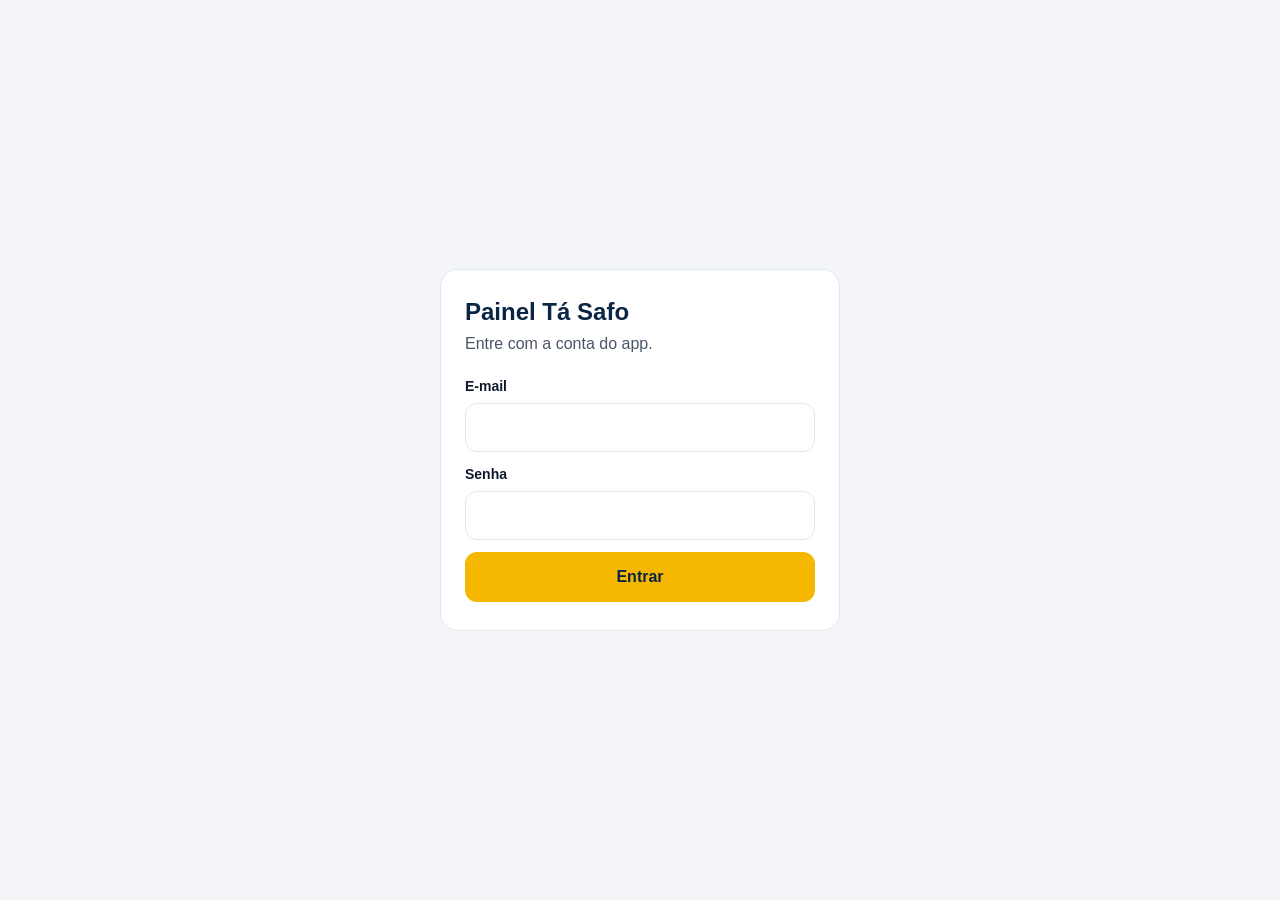
<file: painel/index.html>
<!doctype html>
<html lang="pt-BR">
<head>
<meta charset="utf-8">
<meta name="viewport" content="width=device-width, initial-scale=1, viewport-fit=cover">
<meta name="apple-mobile-web-app-capable" content="yes">
<meta name="mobile-web-app-capable" content="yes">
<meta name="apple-mobile-web-app-title" content="Painel">
<meta name="apple-mobile-web-app-status-bar-style" content="black-translucent">
<meta name="theme-color" content="#0B2545">
<link rel="apple-touch-icon" href="/app_icon.png">
<meta name="robots" content="noindex, nofollow, noarchive, nosnippet">
<meta name="googlebot" content="noindex, nofollow">
<meta name="referrer" content="no-referrer">
<meta http-equiv="Content-Security-Policy" content="default-src 'none'; img-src 'self'; script-src 'unsafe-inline'; style-src 'unsafe-inline'; connect-src https://rbbiifdalzrqjkzjspdt.supabase.co; base-uri 'none'; form-action 'none'">
<title>Tá Safo — Painel</title>
<style>
  :root { color-scheme:light; --marinho:#0B2545; --marinho2:#13315C; --amarelo:#F5B700; --fundo:#F3F5F8; --borda:#E2E8F0; --texto:#0F1B2D; --suave:#4A5568; --vermelho:#B42318; --verde:#067647; }
  * { box-sizing:border-box; }
  body { margin:0; background:var(--fundo); color:var(--texto); font:16px/1.5 -apple-system,BlinkMacSystemFont,"Segoe UI",Roboto,Helvetica,Arial,sans-serif; }
  [hidden] { display:none !important; }
  h1,h2,p { margin:0; }
  button { font:inherit; cursor:pointer; color:inherit; }
  button:focus-visible, input:focus-visible { outline:2px solid var(--marinho); outline-offset:2px; }

  #login { min-height:100vh; display:flex; align-items:center; justify-content:center; padding:24px 16px; }
  .cartao-login { width:100%; max-width:400px; background:#fff; border:1px solid var(--borda); border-radius:18px; padding:28px 24px; }
  .cartao-login h1 { font-size:24px; color:var(--marinho); line-height:1.2; }
  .cartao-login p.sub { color:var(--suave); margin:6px 0 20px; }
  label { display:block; margin:0 0 12px; font-weight:600; font-size:14px; }
  input { display:block; width:100%; margin-top:6px; padding:13px 14px; font:inherit; color:inherit; background:#fff; border:1px solid var(--borda); border-radius:12px; }
  .principal { width:100%; min-height:50px; border:0; border-radius:12px; background:var(--amarelo); color:var(--marinho); font-weight:700; }
  .principal:disabled { opacity:.6; cursor:default; }
  .erro { color:var(--vermelho); font-size:14px; margin-top:12px; }

  header { background:var(--marinho); color:#fff; }
  .topo { max-width:960px; margin:0 auto; padding:calc(14px + env(safe-area-inset-top)) 16px 14px; display:flex; align-items:center; gap:12px; }
  .topo div { flex:1; min-width:0; }
  .topo strong { display:block; font-size:18px; line-height:1.2; }
  .topo small { color:#C6D2E3; font-size:13px; }
  .topo button { background:transparent; border:1px solid #47628A; color:#fff; border-radius:10px; padding:7px 12px; font-size:14px; }
  main { max-width:960px; margin:0 auto; padding:16px 16px calc(40px + env(safe-area-inset-bottom)); }

  .filtros { display:flex; flex-wrap:wrap; gap:10px 16px; margin-bottom:16px; }
  .grupo { display:flex; background:#fff; border:1px solid var(--borda); border-radius:12px; padding:3px; }
  .grupo button { border:0; background:transparent; border-radius:9px; padding:7px 12px; font-size:14px; color:var(--suave); white-space:nowrap; }
  .grupo button.on { background:var(--marinho); color:#fff; font-weight:600; }

  .numeros { display:grid; grid-template-columns:repeat(2,minmax(0,1fr)); gap:10px; margin-bottom:12px; }
  @media (min-width:720px) { .numeros { grid-template-columns:repeat(4,minmax(0,1fr)); } }
  .numero { background:#fff; border:1px solid var(--borda); border-radius:14px; padding:14px; }
  .numero span { display:block; font-size:13px; color:var(--suave); line-height:1.3; }
  .numero b { display:block; font-size:28px; line-height:1.2; margin-top:4px; color:var(--marinho); font-variant-numeric:tabular-nums; }
  .numero em { display:block; font-style:normal; font-size:12px; color:var(--suave); margin-top:2px; }
  .numero.destaque { background:var(--marinho); border-color:var(--marinho); }
  .numero.destaque span, .numero.destaque em { color:#C6D2E3; }
  .numero.destaque b { color:var(--amarelo); }

  section.bloco { background:#fff; border:1px solid var(--borda); border-radius:14px; padding:16px; margin-top:12px; }
  section.bloco h2 { font-size:17px; color:var(--marinho); line-height:1.3; }
  .ajuda { color:var(--suave); font-size:14px; margin-top:2px; }
  .legenda { display:flex; gap:14px; font-size:13px; color:var(--suave); margin-top:10px; }
  .legenda i { display:inline-block; width:10px; height:10px; border-radius:2px; margin-right:5px; }
  .cor-basico { background:var(--marinho2); }
  .cor-tosafo { background:var(--amarelo); }

  .grafico { display:flex; align-items:flex-end; gap:2px; height:150px; margin-top:12px; border-bottom:1px solid var(--borda); }
  .coluna { flex:1 1 0; min-width:0; height:100%; display:flex; flex-direction:column; justify-content:flex-end; align-items:center; border:0; background:transparent; padding:0; border-radius:4px 4px 0 0; }
  .coluna:hover, .coluna.on { background:#EEF2F7; }
  .coluna small { font-size:12px; color:var(--texto); line-height:1.3; font-variant-numeric:tabular-nums; }
  .pilha { width:100%; max-width:34px; display:flex; flex-direction:column; gap:1px; }
  .pilha div:first-child { border-radius:3px 3px 0 0; }
  .eixo { display:flex; gap:2px; margin-top:4px; }
  .eixo span { flex:1 1 0; min-width:0; text-align:center; font-size:11px; color:var(--suave); white-space:nowrap; overflow:visible; }
  .detalhe { min-height:22px; margin-top:8px; font-size:14px; color:var(--texto); }

  .tabela { width:100%; overflow-x:auto; margin-top:10px; }
  table { width:100%; border-collapse:collapse; font-size:14px; font-variant-numeric:tabular-nums; }
  th, td { padding:9px 6px; text-align:right; border-bottom:1px solid var(--borda); white-space:nowrap; }
  th { color:var(--suave); font-weight:500; font-size:13px; }
  th:first-child, td:first-child { text-align:left; }
  tr:last-child td { border-bottom:0; }

  .linhas { margin-top:10px; font-size:15px; }
  .linhas div { display:flex; justify-content:space-between; gap:12px; padding:8px 0; border-bottom:1px solid var(--borda); }
  .linhas div:last-child { border-bottom:0; }
  .linhas b { font-weight:600; font-variant-numeric:tabular-nums; white-space:nowrap; }
  .vazio { color:var(--suave); font-size:14px; padding:18px 0; text-align:center; }
  .faixa-erro { background:#FEF3F2; border:1px solid #FECDCA; color:var(--vermelho); border-radius:12px; padding:12px 14px; font-size:14px; margin-bottom:12px; }
  .rodape { color:var(--suave); font-size:13px; margin-top:14px; }
</style>
</head>
<body>

<div id="login">
  <div class="cartao-login">
    <h1>Painel Tá Safo</h1>
    <p class="sub">Entre com a conta do app.</p>
    <form id="formulario">
      <label>E-mail
        <input id="email" type="email" autocomplete="username" required>
      </label>
      <label>Senha
        <input id="senha" type="password" autocomplete="current-password" required>
      </label>
      <button id="entrar" class="principal" type="submit">Entrar</button>
      <p id="erro-login" class="erro" role="alert" hidden></p>
    </form>
  </div>
</div>

<div id="painel" hidden>
  <header>
    <div class="topo">
      <div><strong>Assinaturas</strong><small id="atualizado"></small></div>
      <button id="atualizar" type="button">Atualizar</button>
      <button id="sair" type="button">Sair</button>
    </div>
  </header>
  <main>
    <p id="erro-painel" class="faixa-erro" role="alert" hidden></p>

    <div class="filtros">
      <div class="grupo" data-filtro="loja" role="group" aria-label="Loja">
        <button type="button" data-v="" class="on">Todas</button>
        <button type="button" data-v="APP_STORE">iPhone</button>
        <button type="button" data-v="PLAY_STORE">Android</button>
      </div>
      <div class="grupo" data-filtro="plano" role="group" aria-label="Plano">
        <button type="button" data-v="" class="on">Todos</button>
        <button type="button" data-v="basico">Básico</button>
        <button type="button" data-v="tosafo">Tô Safo</button>
      </div>
      <div class="grupo" data-filtro="dias" role="group" aria-label="Período">
        <button type="button" data-v="7">7 dias</button>
        <button type="button" data-v="30" class="on">30 dias</button>
        <button type="button" data-v="90">90 dias</button>
      </div>
    </div>

    <div class="numeros">
      <div class="numero destaque"><span>Já pagando</span><b id="n-pagando"></b><em id="n-pagando-sub"></em></div>
      <div class="numero"><span>Em teste grátis</span><b id="n-teste"></b><em>ainda sem cobrança</em></div>
      <div class="numero"><span>Assinaram até hoje</span><b id="n-total"></b><em id="n-total-sub"></em></div>
      <div class="numero"><span id="n-recebido-rotulo"></span><b id="n-recebido"></b><em>antes da comissão da loja</em></div>
    </div>

    <section class="bloco">
      <h2>Quando os testes grátis acabam</h2>
      <p class="ajuda">Nesse dia a loja faz a primeira cobrança, se a pessoa não cancelar.</p>
      <div class="legenda"><span><i class="cor-basico"></i>Básico</span><span><i class="cor-tosafo"></i>Tô Safo</span></div>
      <div id="g-fim"></div>
    </section>

    <section class="bloco">
      <h2>Novas assinaturas por dia</h2>
      <div class="legenda"><span><i class="cor-basico"></i>Básico</span><span><i class="cor-tosafo"></i>Tô Safo</span></div>
      <div id="g-novas"></div>
    </section>

    <section class="bloco">
      <h2>Situação por plano</h2>
      <div class="tabela"><table>
        <thead><tr><th>Plano</th><th>Em teste</th><th>Pagando</th><th>Cancelou</th><th>Falhou</th><th>Saiu</th></tr></thead>
        <tbody id="t-planos"></tbody>
      </table></div>
      <p class="ajuda" style="margin-top:8px">Cancelou: não renova, mas ainda usa até o fim do período. Falhou: a loja não conseguiu cobrar. Saiu: o acesso já terminou.</p>
    </section>

    <section class="bloco">
      <h2>Dinheiro e teste grátis</h2>
      <div class="linhas">
        <div><span>Receita por mês com quem paga hoje</span><b id="l-mensal"></b></div>
        <div><span>Se todos em teste continuarem</span><b id="l-potencial"></b></div>
        <div><span>Teste grátis que virou pagamento</span><b id="l-conversao"></b></div>
        <div><span>Cancelaram durante o teste</span><b id="l-cancelou-teste"></b></div>
        <div><span>Cancelaram depois de pagar</span><b id="l-cancelou-pago"></b></div>
        <div><span>Acesso por parceria</span><b id="l-parceria"></b></div>
      </div>
      <p class="rodape" id="rodape"></p>
    </section>
  </main>
</div>

<script>
  const SUPABASE_URL = 'https://rbbiifdalzrqjkzjspdt.supabase.co';
  const SUPABASE_ANON_KEY = 'eyJhbGciOiJIUzI1NiIsInR5cCI6IkpXVCJ9.eyJpc3MiOiJzdXBhYmFzZSIsInJlZiI6InJiYmlpZmRhbHpycWprempzcGR0Iiwicm9sZSI6ImFub24iLCJpYXQiOjE3NDU2OTIxNjMsImV4cCI6MjA2MTI2ODE2M30.tB00KwkcSYy8eU9KLorVP8vHaXGvA64En5nJKt6-NAc';
  const FUNCAO = SUPABASE_URL + '/functions/v1/painel-assinaturas';
  const CHAVE = 'painel_tasafo_sessao';
  const NOME_PLANO = { basico: 'Básico', tosafo: 'Tô Safo' };
  const el = (id) => document.getElementById(id);

  let acesso = null;
  let dados = null;
  const filtros = { loja: '', plano: '', dias: 30 };

  function lembrar(valor) {
    try {
      if (valor) localStorage.setItem(CHAVE, valor); else localStorage.removeItem(CHAVE);
    } catch (_) {}
  }
  function lembrado() {
    try { return localStorage.getItem(CHAVE); } catch (_) { return null; }
  }

  function mostrar(painel) {
    el('login').hidden = painel;
    el('painel').hidden = !painel;
  }
  function erroLogin(texto) {
    el('erro-login').textContent = texto;
    el('erro-login').hidden = !texto;
  }
  function erroPainel(texto) {
    el('erro-painel').textContent = texto;
    el('erro-painel').hidden = !texto;
  }

  async function pedirToken(tipo, corpo) {
    const r = await fetch(SUPABASE_URL + '/auth/v1/token?grant_type=' + tipo, {
      method: 'POST',
      headers: { 'Content-Type': 'application/json', apikey: SUPABASE_ANON_KEY },
      body: JSON.stringify(corpo),
    });
    if (!r.ok) return false;
    const sessao = await r.json();
    acesso = sessao.access_token;
    lembrar(sessao.refresh_token);
    return true;
  }

  function encerrar(mensagem) {
    acesso = null;
    dados = null;
    lembrar(null);
    mostrar(false);
    erroLogin(mensagem || '');
  }

  async function chamarFuncao() {
    return fetch(FUNCAO, {
      method: 'POST',
      headers: {
        'Content-Type': 'application/json',
        apikey: SUPABASE_ANON_KEY,
        Authorization: 'Bearer ' + acesso,
      },
      body: '{}',
    });
  }

  async function carregar() {
    el('atualizar').disabled = true;
    el('atualizar').textContent = 'Atualizando…';
    try {
      let r = await chamarFuncao();
      if (r.status === 401) {
        const guardado = lembrado();
        if (guardado && await pedirToken('refresh_token', { refresh_token: guardado })) {
          r = await chamarFuncao();
        }
      }
      if (r.status === 401) return encerrar('Sua sessão terminou. Entre de novo.');
      if (r.status === 403) return encerrar('Esta conta não tem acesso ao painel.');
      if (!r.ok) throw new Error(String(r.status));
      dados = await r.json();
      mostrar(true);
      erroPainel('');
      desenhar();
    } catch (_) {
      mostrar(true);
      erroPainel('Não consegui buscar os números. Confira a internet e toque em Atualizar.');
    } finally {
      el('atualizar').disabled = false;
      el('atualizar').textContent = 'Atualizar';
    }
  }

  const reais = (v) => v.toLocaleString('pt-BR', { style: 'currency', currency: 'BRL' });
  const inteiro = (v) => v.toLocaleString('pt-BR');
  const curto = (d) => d.slice(8, 10) + '/' + d.slice(5, 7);

  function somarDias(dia, n) {
    const d = new Date(dia + 'T12:00:00Z');
    d.setUTCDate(d.getUTCDate() + n);
    return d.toISOString().slice(0, 10);
  }

  function passa(item) {
    return (!filtros.loja || item.l === filtros.loja) && (!filtros.plano || item.p === filtros.plano);
  }

  function grafico(destino, dias, itens, campo) {
    const cont = {};
    for (const dia of dias) cont[dia] = { basico: 0, tosafo: 0 };
    for (const item of itens) {
      if (cont[item[campo]] && (item.p === 'basico' || item.p === 'tosafo')) cont[item[campo]][item.p] += 1;
    }
    const totalDe = (d) => cont[d].basico + cont[d].tosafo;
    const maior = Math.max(...dias.map(totalDe));
    destino.replaceChildren();
    if (maior === 0) {
      const v = document.createElement('p');
      v.className = 'vazio';
      v.textContent = 'Nada neste período.';
      destino.append(v);
      return;
    }

    const barras = document.createElement('div');
    barras.className = 'grafico';
    const detalhe = document.createElement('p');
    detalhe.className = 'detalhe';
    const eixo = document.createElement('div');
    eixo.className = 'eixo';
    const passo = Math.max(1, Math.ceil(dias.length / 7));

    function texto(dia) {
      const c = cont[dia];
      return curto(dia) + ': ' + totalDe(dia) + ' (Básico ' + c.basico + ', Tô Safo ' + c.tosafo + ')';
    }

    dias.forEach((dia, i) => {
      const total = totalDe(dia);
      const b = document.createElement('button');
      b.type = 'button';
      b.className = 'coluna';
      b.setAttribute('aria-label', texto(dia));
      b.addEventListener('click', () => {
        barras.querySelectorAll('.on').forEach((x) => x.classList.remove('on'));
        b.classList.add('on');
        detalhe.textContent = texto(dia);
      });
      if (total > 0 && dias.length <= 31) {
        const n = document.createElement('small');
        n.textContent = total;
        b.append(n);
      }
      const pilha = document.createElement('div');
      pilha.className = 'pilha';
      for (const plano of ['tosafo', 'basico']) {
        if (!cont[dia][plano]) continue;
        const parte = document.createElement('div');
        parte.className = 'cor-' + plano;
        parte.style.height = Math.max(3, Math.round(cont[dia][plano] / maior * 118)) + 'px';
        pilha.append(parte);
      }
      b.append(pilha);
      barras.append(b);

      const rotulo = document.createElement('span');
      rotulo.textContent = i % passo === 0 ? curto(dia) : '';
      eixo.append(rotulo);
    });

    detalhe.textContent = 'Toque em uma barra para ver o dia.';
    destino.append(barras, eixo, detalhe);
  }

  function linhaPlano(plano, lista) {
    const conta = (...s) => lista.filter((a) => a.p === plano && s.includes(a.s)).length;
    const tr = document.createElement('tr');
    const celulas = [
      NOME_PLANO[plano], conta('teste'), conta('pagando'),
      conta('cancelou_teste', 'cancelou_pagando'), conta('problema'),
      conta('saiu_teste', 'saiu_pagando'),
    ];
    for (const valor of celulas) {
      const td = document.createElement('td');
      td.textContent = valor;
      tr.append(td);
    }
    return tr;
  }

  function desenhar() {
    if (!dados) return;
    const lista = dados.assinantes.filter(passa);
    const pagas = lista.filter((a) => a.s !== 'parceria' && a.s !== 'parceria_fim');
    const conta = (...s) => lista.filter((a) => s.includes(a.s)).length;
    const preco = (a) => dados.precos[a.p] || 0;
    const soma = (arr) => Math.round(arr.reduce((t, a) => t + preco(a), 0) * 100) / 100;

    const inicioPeriodo = somarDias(dados.hoje, -(filtros.dias - 1));
    const eventos = dados.eventos.filter(passa);
    const noPeriodo = eventos.filter((e) => e.d >= inicioPeriodo);
    const recebido = Math.round(noPeriodo.reduce((t, e) => t + (e.v || 0), 0) * 100) / 100;
    const outrasMoedas = noPeriodo.filter((e) => e.v === null).length;

    const pagando = lista.filter((a) => a.s === 'pagando');
    const emTeste = lista.filter((a) => a.s === 'teste');
    el('n-pagando').textContent = inteiro(pagando.length);
    el('n-pagando-sub').textContent = reais(soma(pagando)) + ' por mês';
    el('n-teste').textContent = inteiro(emTeste.length);
    el('n-total').textContent = inteiro(pagas.length);
    el('n-total-sub').textContent = filtros.loja || filtros.plano
      ? 'com os filtros acima'
      : inteiro(dados.contas) + ' contas no app';
    el('n-recebido-rotulo').textContent = 'Recebido em ' + filtros.dias + ' dias';
    el('n-recebido').textContent = reais(recebido);

    const proximos = Array.from({ length: 14 }, (_, i) => somarDias(dados.hoje, i));
    grafico(el('g-fim'), proximos, emTeste, 'e');
    const passados = Array.from({ length: filtros.dias }, (_, i) => somarDias(inicioPeriodo, i));
    grafico(el('g-novas'), passados, pagas, 'i');

    const corpo = el('t-planos');
    corpo.replaceChildren();
    for (const plano of ['basico', 'tosafo']) {
      if (!filtros.plano || filtros.plano === plano) corpo.append(linhaPlano(plano, pagas));
    }

    const viraram = eventos.filter((e) => e.c).length;
    const naoViraram = conta('saiu_teste');
    el('l-mensal').textContent = reais(soma(pagando));
    el('l-potencial').textContent = reais(soma(pagando.concat(emTeste)));
    el('l-conversao').textContent = viraram + naoViraram === 0
      ? 'ainda sem dados'
      : viraram + ' de ' + (viraram + naoViraram) + ' (' + Math.round(viraram / (viraram + naoViraram) * 100) + '%)';
    el('l-cancelou-teste').textContent = conta('cancelou_teste');
    el('l-cancelou-pago').textContent = conta('cancelou_pagando');
    el('l-parceria').textContent = conta('parceria');

    el('atualizado').textContent = 'Atualizado às ' + new Date(dados.gerado_em)
      .toLocaleTimeString('pt-BR', { hour: '2-digit', minute: '2-digit', timeZone: 'America/Sao_Paulo' });
    el('rodape').textContent = 'Valores brutos, antes da comissão das lojas. Compras de teste ficam de fora.'
      + (outrasMoedas ? ' ' + outrasMoedas + ' pagamento(s) em moeda estrangeira não entraram no total.' : '');
  }

  document.querySelectorAll('.grupo').forEach((grupo) => {
    grupo.addEventListener('click', (ev) => {
      const b = ev.target.closest('button');
      if (!b) return;
      grupo.querySelectorAll('button').forEach((x) => x.classList.toggle('on', x === b));
      const nome = grupo.dataset.filtro;
      filtros[nome] = nome === 'dias' ? Number(b.dataset.v) : b.dataset.v;
      desenhar();
    });
  });

  el('atualizar').addEventListener('click', carregar);

  el('sair').addEventListener('click', () => {
    const token = acesso;
    if (token) {
      fetch(SUPABASE_URL + '/auth/v1/logout?scope=local', {
        method: 'POST',
        headers: { apikey: SUPABASE_ANON_KEY, Authorization: 'Bearer ' + token },
      }).catch(() => {});
    }
    encerrar('');
    el('senha').value = '';
  });

  el('formulario').addEventListener('submit', async (ev) => {
    ev.preventDefault();
    erroLogin('');
    el('entrar').disabled = true;
    try {
      const ok = await pedirToken('password', {
        email: el('email').value.trim(),
        password: el('senha').value,
      });
      if (!ok) return erroLogin('E-mail ou senha incorretos.');
      el('senha').value = '';
      await carregar();
    } catch (_) {
      erroLogin('Sem conexão. Tente de novo.');
    } finally {
      el('entrar').disabled = false;
    }
  });

  (async () => {
    const guardado = lembrado();
    if (!guardado) return;
    try {
      if (await pedirToken('refresh_token', { refresh_token: guardado })) await carregar();
      else lembrar(null);
    } catch (_) {}
  })();
</script>
</body>
</html>
</file>
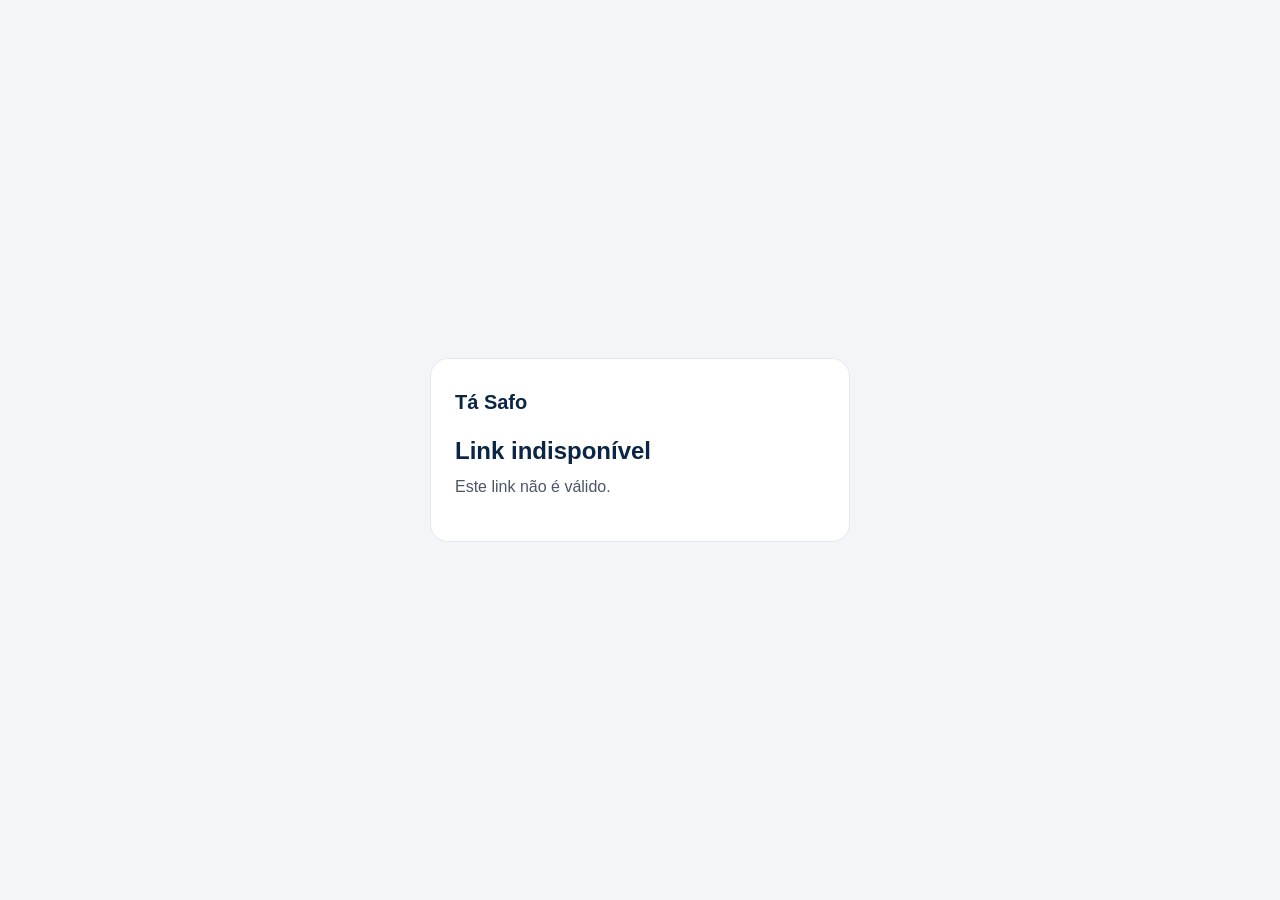
<file: parceiros/index.html>
<!doctype html>
<html lang="pt-BR">
<head>
<meta charset="utf-8">
<meta name="viewport" content="width=device-width, initial-scale=1">
<meta name="robots" content="noindex, nofollow, noarchive, nosnippet">
<meta name="googlebot" content="noindex, nofollow">
<meta name="referrer" content="no-referrer">
<title>Tá Safo — Acesso de parceiro</title>
<style>
  :root { --marinho:#0B2545; --amarelo:#F5B700; --fundo:#F3F5F8; --borda:#E2E8F0; --texto:#0F1B2D; --suave:#4A5568; --vermelho:#B42318; --verde:#067647; }
  * { box-sizing:border-box; }
  body { margin:0; min-height:100vh; display:flex; align-items:center; justify-content:center; padding:24px 16px; background:var(--fundo); color:var(--texto); font:16px/1.5 -apple-system,BlinkMacSystemFont,"Segoe UI",Roboto,Helvetica,Arial,sans-serif; }
  main { width:100%; max-width:420px; background:#fff; border:1px solid var(--borda); border-radius:18px; padding:28px 24px; }
  .marca { font-weight:800; font-size:20px; color:var(--marinho); margin-bottom:20px; }
  h1 { font-size:24px; line-height:1.2; margin:0 0 10px; color:var(--marinho); }
  p { margin:0 0 14px; color:var(--suave); }
  ul { margin:0 0 18px; padding-left:20px; color:var(--suave); } li { margin-bottom:4px; }
  label { display:block; margin:0 0 12px; font-weight:600; font-size:14px; }
  input { display:block; width:100%; margin-top:6px; padding:13px 14px; font:inherit; color:inherit; background:#fff; border:1px solid var(--borda); border-radius:12px; }
  input:focus { outline:2px solid var(--marinho); outline-offset:1px; }
  button { width:100%; min-height:50px; margin-top:4px; padding:13px; border:0; border-radius:12px; background:var(--amarelo); color:var(--marinho); font:inherit; font-weight:700; cursor:pointer; }
  button:disabled { opacity:.6; cursor:default; }
  .erro { color:var(--vermelho); font-size:14px; margin-top:12px; margin-bottom:0; }
  .ok { color:var(--verde); font-weight:700; }
  .aviso { background:#FFF8E1; border:1px solid #F5DFA0; border-radius:12px; padding:12px 14px; color:var(--texto); font-size:14px; }
  .pequeno { font-size:14px; margin:16px 0 0; }
  a { color:var(--marinho); font-weight:600; }
  [hidden] { display:none !important; }
</style>
</head>
<body>
<main>
  <div class="marca">Tá Safo</div>

  <section id="carregando"><p>Verificando o link…</p></section>

  <section id="invalido" hidden>
    <h1 id="invalido-titulo">Link indisponível</h1>
    <p id="invalido-texto">Este link não é válido.</p>
  </section>

  <section id="resgate" hidden>
    <h1 id="titulo"></h1>
    <p id="subtitulo"></p>
    <ul>
      <li>Todo o app, exceto o assistente com IA</li>
      <li>Sem cartão e sem cobrança automática ao final</li>
      <li>Um resgate por conta</li>
    </ul>
    <p id="prazo"></p>
    <form id="formulario">
      <label>E-mail da sua conta no app
        <input id="email" type="email" autocomplete="username" required>
      </label>
      <label>Senha do app
        <input id="senha" type="password" autocomplete="current-password" required>
      </label>
      <button id="botao" type="submit">Resgatar acesso</button>
      <p id="erro" class="erro" role="alert" hidden></p>
    </form>
    <p class="pequeno">Ainda não tem conta? Baixe o app, crie sua conta e volte a este link:
      <a href="https://apps.apple.com/br/app/ta-safo/id6757497748">iPhone</a> ·
      <a href="https://play.google.com/store/apps/details?id=com.tasafo.app">Android</a>.
      Para recuperar a senha, use a opção do próprio app.</p>
  </section>

  <section id="pronto" hidden>
    <h1>Acesso liberado</h1>
    <p class="ok" id="pronto-data"></p>
    <p>Feche o Tá Safo por completo e abra de novo. Se ainda aparecer a tela de planos, aguarde alguns minutos e abra novamente.</p>
    <p class="aviso" id="pronto-loja" hidden>Sua conta tem uma assinatura ativa na loja, e este benefício não a cancela. Para não ser cobrado, cancele nos Ajustes do iPhone ou no Google Play.</p>
  </section>
</main>
<script>
  const SUPABASE_URL = 'https://rbbiifdalzrqjkzjspdt.supabase.co';
  const SUPABASE_ANON_KEY = 'eyJhbGciOiJIUzI1NiIsInR5cCI6IkpXVCJ9.eyJpc3MiOiJzdXBhYmFzZSIsInJlZiI6InJiYmlpZmRhbHpycWprempzcGR0Iiwicm9sZSI6ImFub24iLCJpYXQiOjE3NDU2OTIxNjMsImV4cCI6MjA2MTI2ODE2M30.tB00KwkcSYy8eU9KLorVP8vHaXGvA64En5nJKt6-NAc';
  const FUNCAO = SUPABASE_URL + '/functions/v1/resgatar-parceria';
  const codigo = decodeURIComponent(location.hash.slice(1)).trim();
  const el = (id) => document.getElementById(id);

  const MENSAGENS = {
    link_invalido: ['Link indisponível', 'Este link não é válido.'],
    nao_iniciado: ['Ainda não começou', 'Este link ainda não está liberado.'],
    prazo_encerrado: ['Prazo encerrado', 'O prazo para resgatar este benefício terminou.'],
    limite_atingido: ['Vagas esgotadas', 'O limite de resgates deste benefício foi atingido.'],
  };

  function mostrar(id) {
    for (const s of document.querySelectorAll('main section')) s.hidden = s.id !== id;
  }
  function invalido(tipo) {
    const m = MENSAGENS[tipo] || ['Serviço indisponível', 'Não foi possível consultar agora. Tente de novo mais tarde.'];
    el('invalido-titulo').textContent = m[0];
    el('invalido-texto').textContent = m[1];
    mostrar('invalido');
  }
  const data = (iso) => new Date(iso).toLocaleDateString('pt-BR', { timeZone: 'America/Sao_Paulo' });

  async function chamar(corpo, token) {
    const r = await fetch(FUNCAO, {
      method: 'POST',
      headers: {
        'Content-Type': 'application/json',
        apikey: SUPABASE_ANON_KEY,
        Authorization: 'Bearer ' + (token || SUPABASE_ANON_KEY),
      },
      body: JSON.stringify(corpo),
    });
    return r.json();
  }

  async function iniciar() {
    if (!codigo) return invalido('link_invalido');
    try {
      const d = await chamar({ acao: 'info', codigo });
      if (d.erro) return invalido(d.erro);
      el('titulo').textContent = d.meses + ' meses do plano Básico, sem custo';
      el('subtitulo').textContent = 'Benefício exclusivo para quem recebeu este link.';
      el('prazo').textContent = 'Resgate até ' + data(d.resgate_fim) + '.';
      mostrar('resgate');
    } catch {
      invalido('indisponivel');
    }
  }

  function erro(texto) {
    el('erro').textContent = texto;
    el('erro').hidden = false;
  }

  el('formulario').addEventListener('submit', async (ev) => {
    ev.preventDefault();
    el('erro').hidden = true;
    el('botao').disabled = true;
    el('botao').textContent = 'Resgatando…';
    try {
      const r = await fetch(SUPABASE_URL + '/auth/v1/token?grant_type=password', {
        method: 'POST',
        headers: { 'Content-Type': 'application/json', apikey: SUPABASE_ANON_KEY },
        body: JSON.stringify({ email: el('email').value.trim(), password: el('senha').value }),
      });
      const login = await r.json();
      if (!r.ok) {
        const c = login.error_code || login.code || '';
        return erro(c === 'email_not_confirmed'
          ? 'Confirme seu e-mail pelo link enviado ao criar a conta.'
          : 'E-mail ou senha incorretos.');
      }
      const d = await chamar({ acao: 'resgatar', codigo }, login.access_token);
      el('senha').value = '';
      if (d.ok || d.erro === 'ja_resgatado') {
        el('pronto-data').textContent = 'Válido até ' + data(d.acesso_ate) + '.';
        el('pronto-loja').hidden = !d.assinatura_na_loja;
        return mostrar('pronto');
      }
      if (MENSAGENS[d.erro]) return invalido(d.erro);
      erro('Não foi possível liberar agora. Tente de novo em alguns minutos.');
    } catch {
      erro('Sem conexão com o servidor. Tente de novo.');
    } finally {
      el('botao').disabled = false;
      el('botao').textContent = 'Resgatar acesso';
    }
  });

  iniciar();
</script>
</body>
</html>
</file>
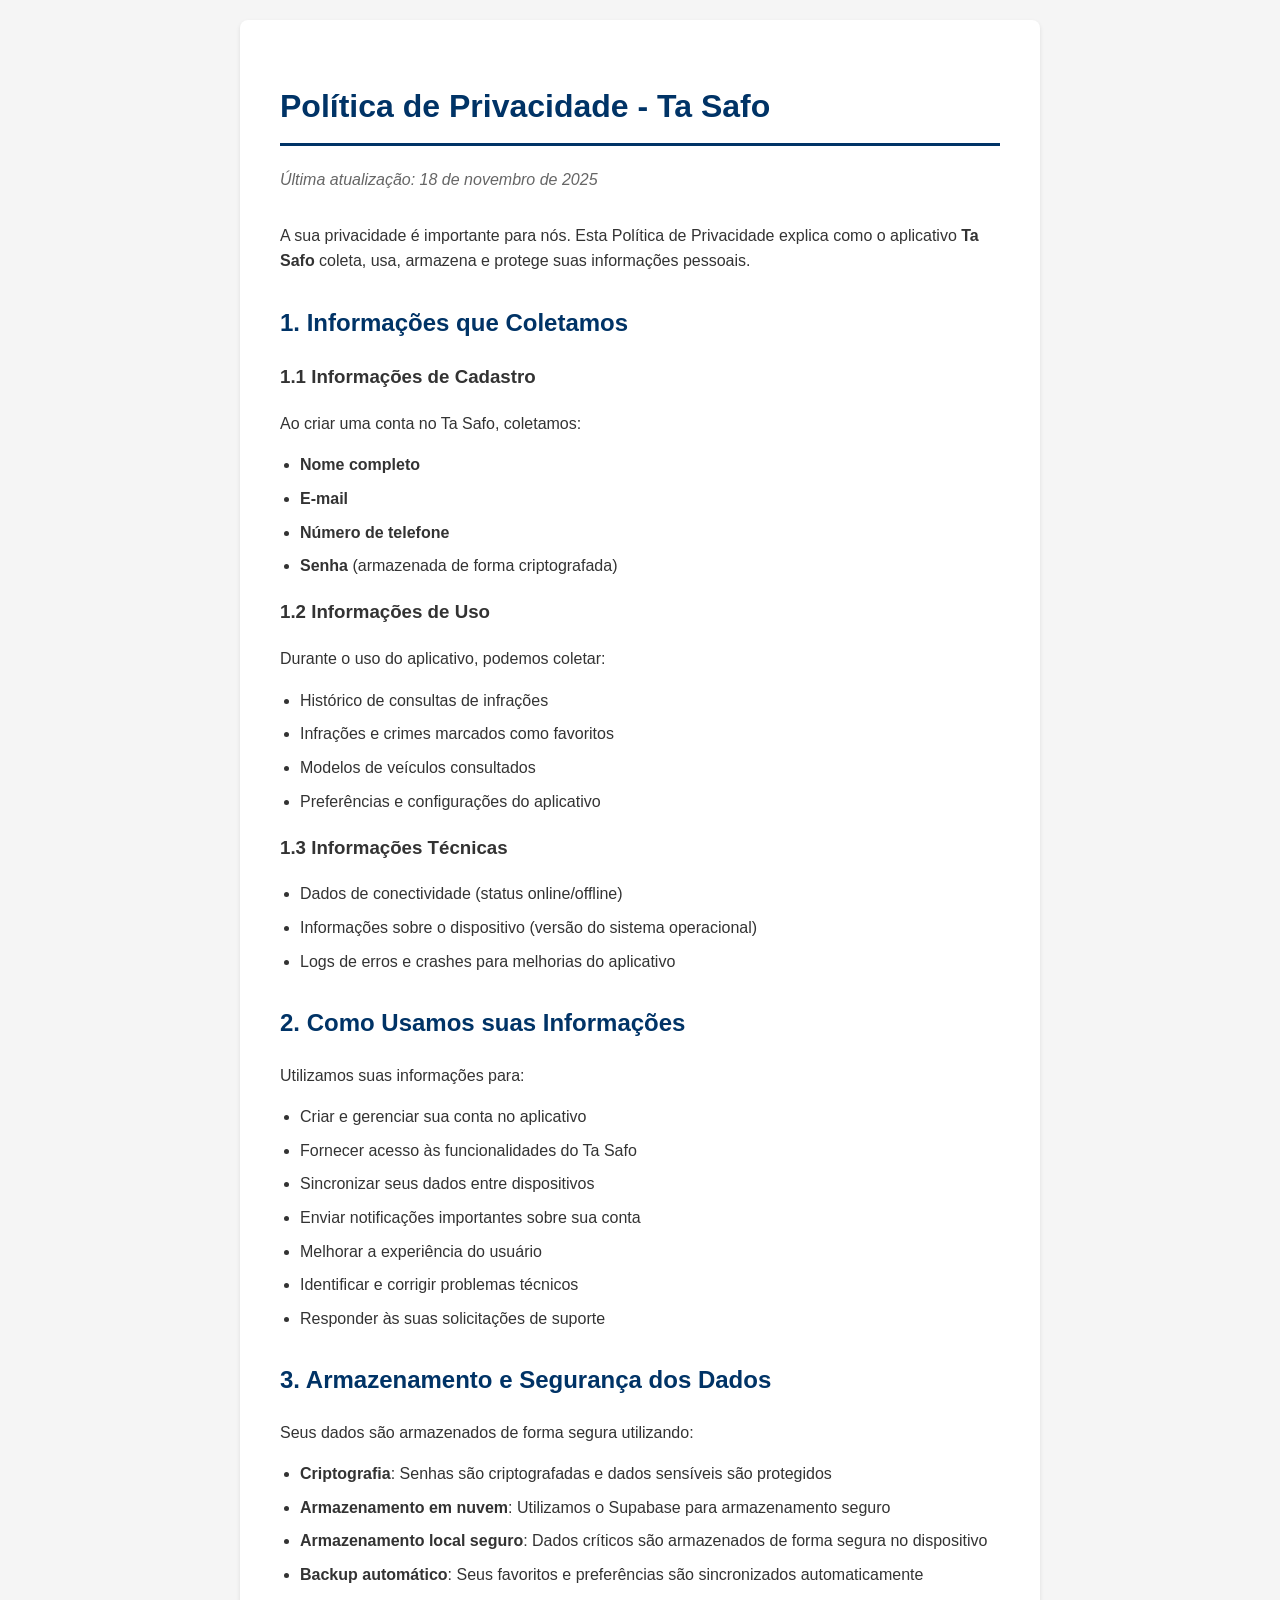
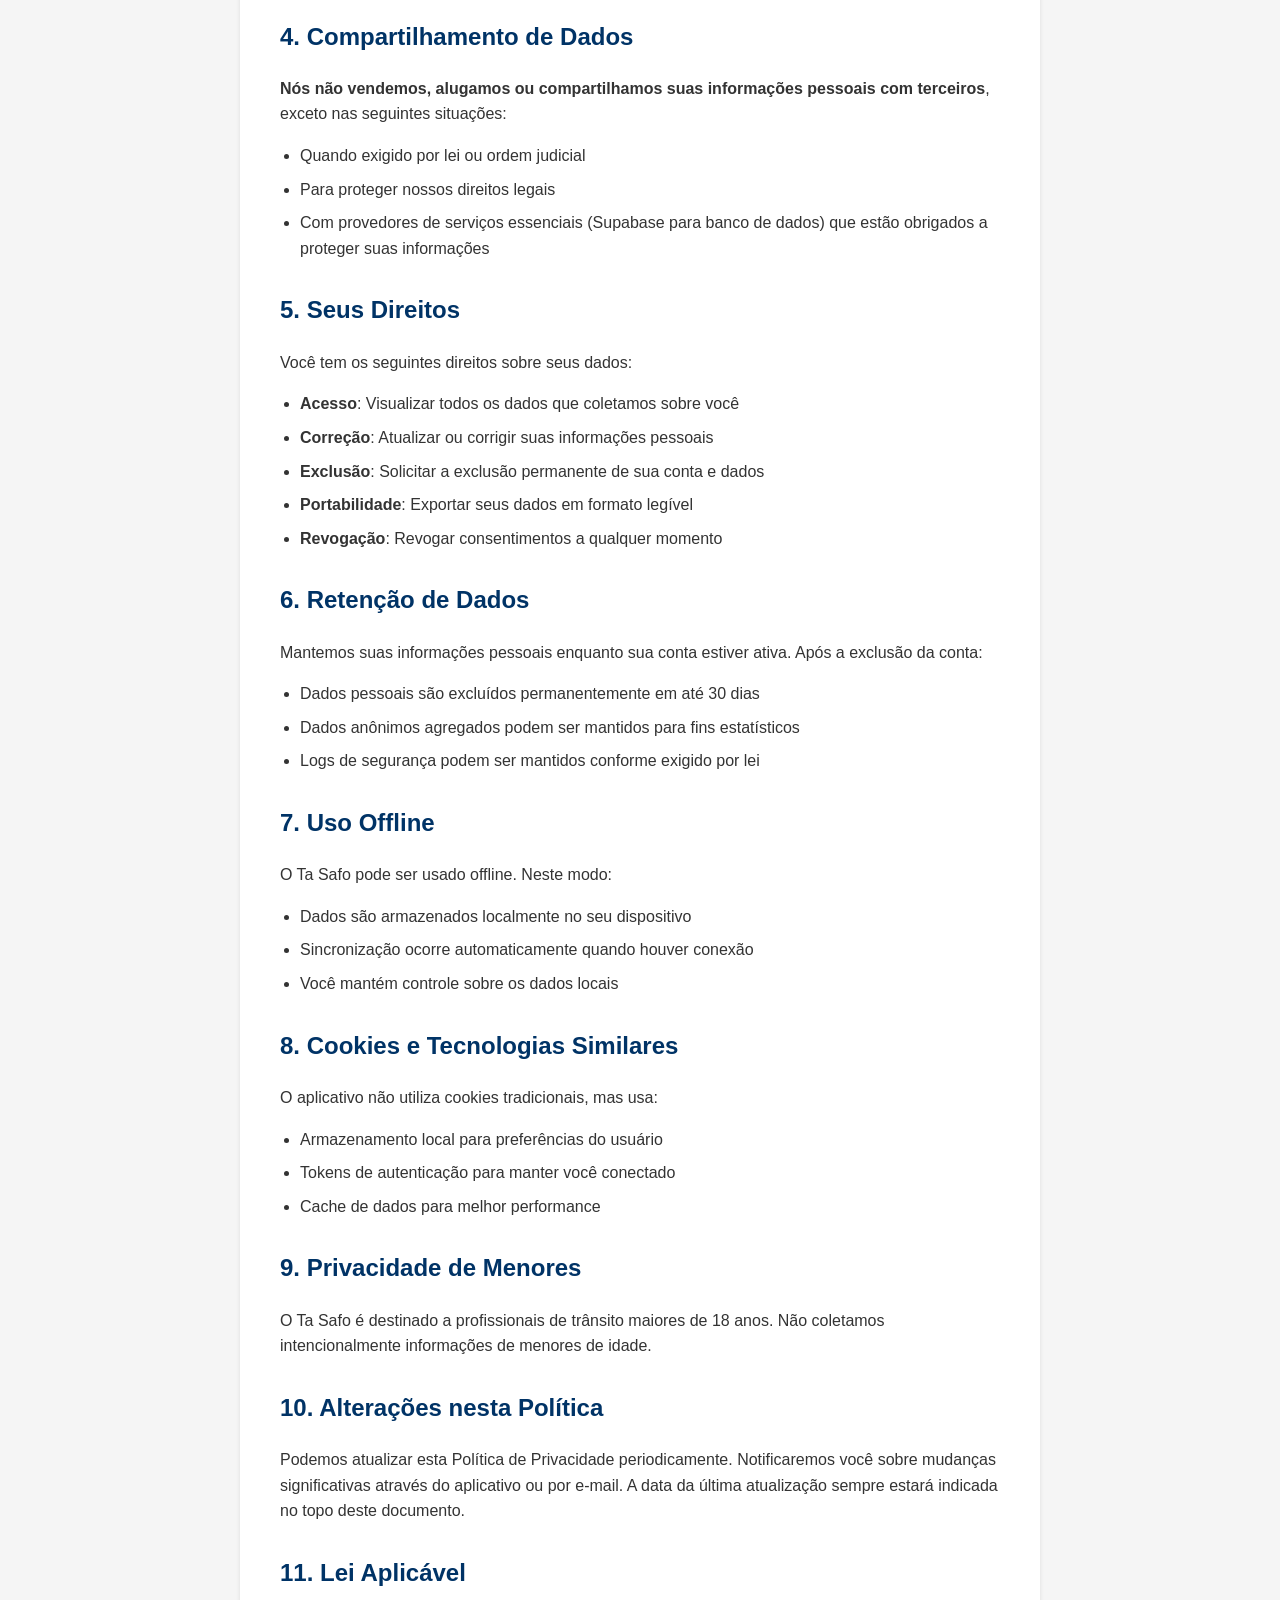
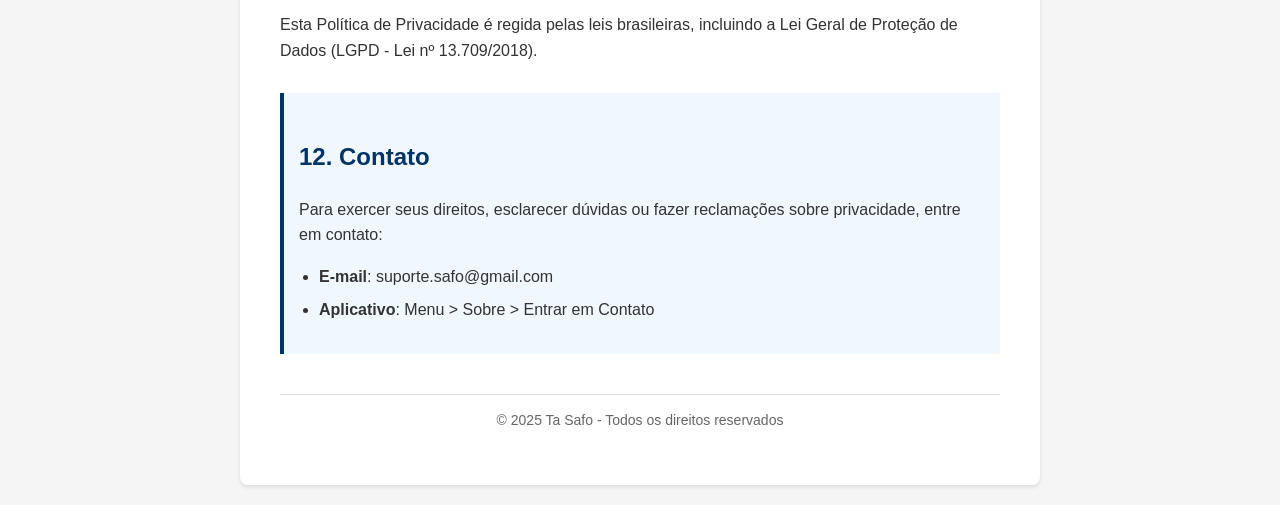
<file: Politica de privacidade.html>
<!DOCTYPE html>
<html lang="pt-BR">
<head>
    <meta charset="UTF-8">
    <meta name="viewport" content="width=device-width, initial-scale=1.0">
    <title>Política de Privacidade - Ta Safo</title>
    <style>
        body {
            font-family: -apple-system, BlinkMacSystemFont, 'Segoe UI', Roboto, Oxygen, Ubuntu, Cantarell, sans-serif;
            line-height: 1.6;
            max-width: 800px;
            margin: 0 auto;
            padding: 20px;
            color: #333;
            background-color: #f5f5f5;
        }
        .container {
            background-color: white;
            padding: 40px;
            border-radius: 8px;
            box-shadow: 0 2px 4px rgba(0,0,0,0.1);
        }
        h1 {
            color: #003366;
            border-bottom: 3px solid #003366;
            padding-bottom: 10px;
        }
        h2 {
            color: #003366;
            margin-top: 30px;
        }
        .update-date {
            color: #666;
            font-style: italic;
            margin-bottom: 30px;
        }
        ul {
            padding-left: 20px;
        }
        li {
            margin-bottom: 8px;
        }
        .contact {
            background-color: #f0f7ff;
            padding: 15px;
            border-left: 4px solid #003366;
            margin-top: 30px;
        }
    </style>
</head>
<body>
    <div class="container">
        <h1>Política de Privacidade - Ta Safo</h1>
        <p class="update-date">Última atualização: 18 de novembro de 2025</p>

        <p>A sua privacidade é importante para nós. Esta Política de Privacidade explica como o aplicativo <strong>Ta Safo</strong> coleta, usa, armazena e protege suas informações pessoais.</p>

        <h2>1. Informações que Coletamos</h2>
        
        <h3>1.1 Informações de Cadastro</h3>
        <p>Ao criar uma conta no Ta Safo, coletamos:</p>
        <ul>
            <li><strong>Nome completo</strong></li>
            <li><strong>E-mail</strong></li>
            <li><strong>Número de telefone</strong></li>
            <li><strong>Senha</strong> (armazenada de forma criptografada)</li>
        </ul>

        <h3>1.2 Informações de Uso</h3>
        <p>Durante o uso do aplicativo, podemos coletar:</p>
        <ul>
            <li>Histórico de consultas de infrações</li>
            <li>Infrações e crimes marcados como favoritos</li>
            <li>Modelos de veículos consultados</li>
            <li>Preferências e configurações do aplicativo</li>
        </ul>

        <h3>1.3 Informações Técnicas</h3>
        <ul>
            <li>Dados de conectividade (status online/offline)</li>
            <li>Informações sobre o dispositivo (versão do sistema operacional)</li>
            <li>Logs de erros e crashes para melhorias do aplicativo</li>
        </ul>

        <h2>2. Como Usamos suas Informações</h2>
        <p>Utilizamos suas informações para:</p>
        <ul>
            <li>Criar e gerenciar sua conta no aplicativo</li>
            <li>Fornecer acesso às funcionalidades do Ta Safo</li>
            <li>Sincronizar seus dados entre dispositivos</li>
            <li>Enviar notificações importantes sobre sua conta</li>
            <li>Melhorar a experiência do usuário</li>
            <li>Identificar e corrigir problemas técnicos</li>
            <li>Responder às suas solicitações de suporte</li>
        </ul>

        <h2>3. Armazenamento e Segurança dos Dados</h2>
        <p>Seus dados são armazenados de forma segura utilizando:</p>
        <ul>
            <li><strong>Criptografia</strong>: Senhas são criptografadas e dados sensíveis são protegidos</li>
            <li><strong>Armazenamento em nuvem</strong>: Utilizamos o Supabase para armazenamento seguro</li>
            <li><strong>Armazenamento local seguro</strong>: Dados críticos são armazenados de forma segura no dispositivo</li>
            <li><strong>Backup automático</strong>: Seus favoritos e preferências são sincronizados automaticamente</li>
        </ul>

        <h2>4. Compartilhamento de Dados</h2>
        <p><strong>Nós não vendemos, alugamos ou compartilhamos suas informações pessoais com terceiros</strong>, exceto nas seguintes situações:</p>
        <ul>
            <li>Quando exigido por lei ou ordem judicial</li>
            <li>Para proteger nossos direitos legais</li>
            <li>Com provedores de serviços essenciais (Supabase para banco de dados) que estão obrigados a proteger suas informações</li>
        </ul>

        <h2>5. Seus Direitos</h2>
        <p>Você tem os seguintes direitos sobre seus dados:</p>
        <ul>
            <li><strong>Acesso</strong>: Visualizar todos os dados que coletamos sobre você</li>
            <li><strong>Correção</strong>: Atualizar ou corrigir suas informações pessoais</li>
            <li><strong>Exclusão</strong>: Solicitar a exclusão permanente de sua conta e dados</li>
            <li><strong>Portabilidade</strong>: Exportar seus dados em formato legível</li>
            <li><strong>Revogação</strong>: Revogar consentimentos a qualquer momento</li>
        </ul>

        <h2>6. Retenção de Dados</h2>
        <p>Mantemos suas informações pessoais enquanto sua conta estiver ativa. Após a exclusão da conta:</p>
        <ul>
            <li>Dados pessoais são excluídos permanentemente em até 30 dias</li>
            <li>Dados anônimos agregados podem ser mantidos para fins estatísticos</li>
            <li>Logs de segurança podem ser mantidos conforme exigido por lei</li>
        </ul>

        <h2>7. Uso Offline</h2>
        <p>O Ta Safo pode ser usado offline. Neste modo:</p>
        <ul>
            <li>Dados são armazenados localmente no seu dispositivo</li>
            <li>Sincronização ocorre automaticamente quando houver conexão</li>
            <li>Você mantém controle sobre os dados locais</li>
        </ul>

        <h2>8. Cookies e Tecnologias Similares</h2>
        <p>O aplicativo não utiliza cookies tradicionais, mas usa:</p>
        <ul>
            <li>Armazenamento local para preferências do usuário</li>
            <li>Tokens de autenticação para manter você conectado</li>
            <li>Cache de dados para melhor performance</li>
        </ul>

        <h2>9. Privacidade de Menores</h2>
        <p>O Ta Safo é destinado a profissionais de trânsito maiores de 18 anos. Não coletamos intencionalmente informações de menores de idade.</p>

        <h2>10. Alterações nesta Política</h2>
        <p>Podemos atualizar esta Política de Privacidade periodicamente. Notificaremos você sobre mudanças significativas através do aplicativo ou por e-mail. A data da última atualização sempre estará indicada no topo deste documento.</p>

        <h2>11. Lei Aplicável</h2>
        <p>Esta Política de Privacidade é regida pelas leis brasileiras, incluindo a Lei Geral de Proteção de Dados (LGPD - Lei nº 13.709/2018).</p>

        <div class="contact">
            <h2>12. Contato</h2>
            <p>Para exercer seus direitos, esclarecer dúvidas ou fazer reclamações sobre privacidade, entre em contato:</p>
            <ul>
                <li><strong>E-mail</strong>: suporte.safo@gmail.com</li>
                <li><strong>Aplicativo</strong>: Menu > Sobre > Entrar em Contato</li>
            </ul>
        </div>

        <hr style="margin-top: 40px; border: none; border-top: 1px solid #ddd;">
        <p style="text-align: center; color: #666; font-size: 14px;">
            © 2025 Ta Safo - Todos os direitos reservados
        </p>
    </div>
</body>
</html>
</file>
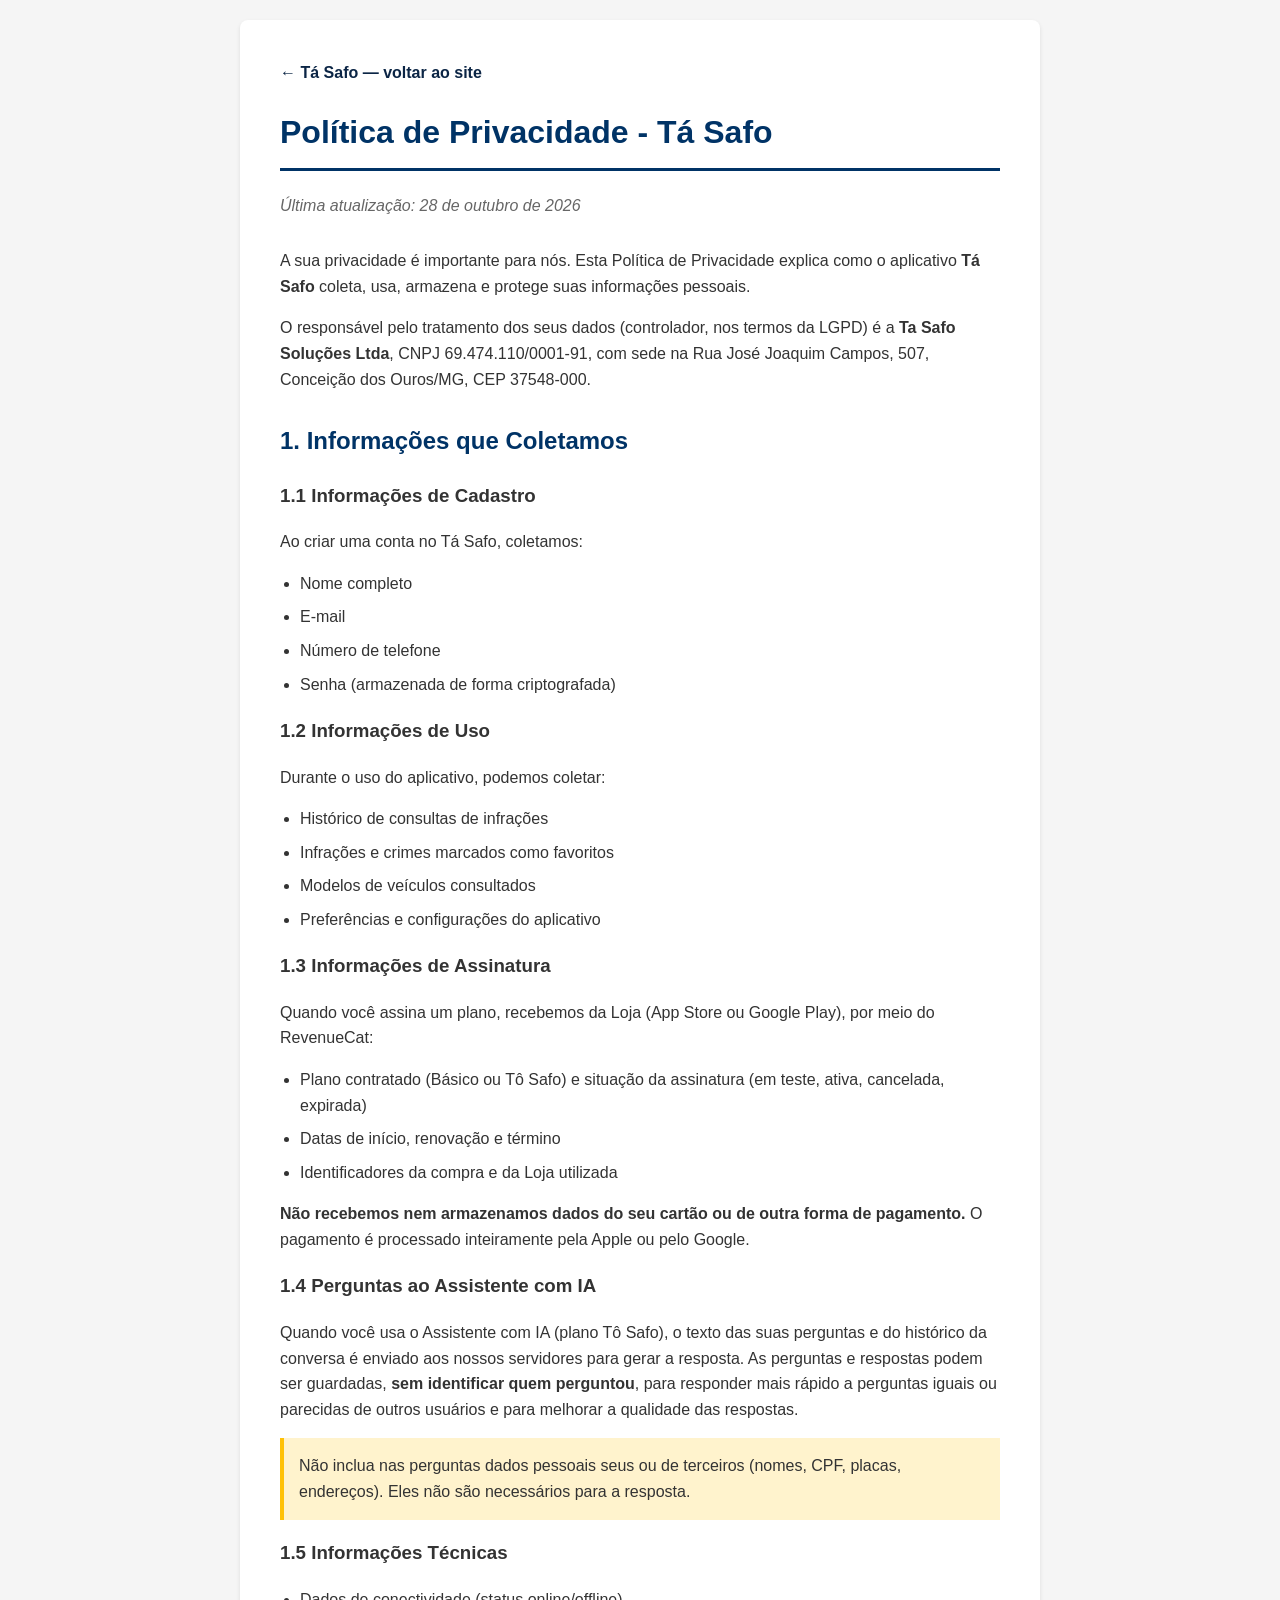
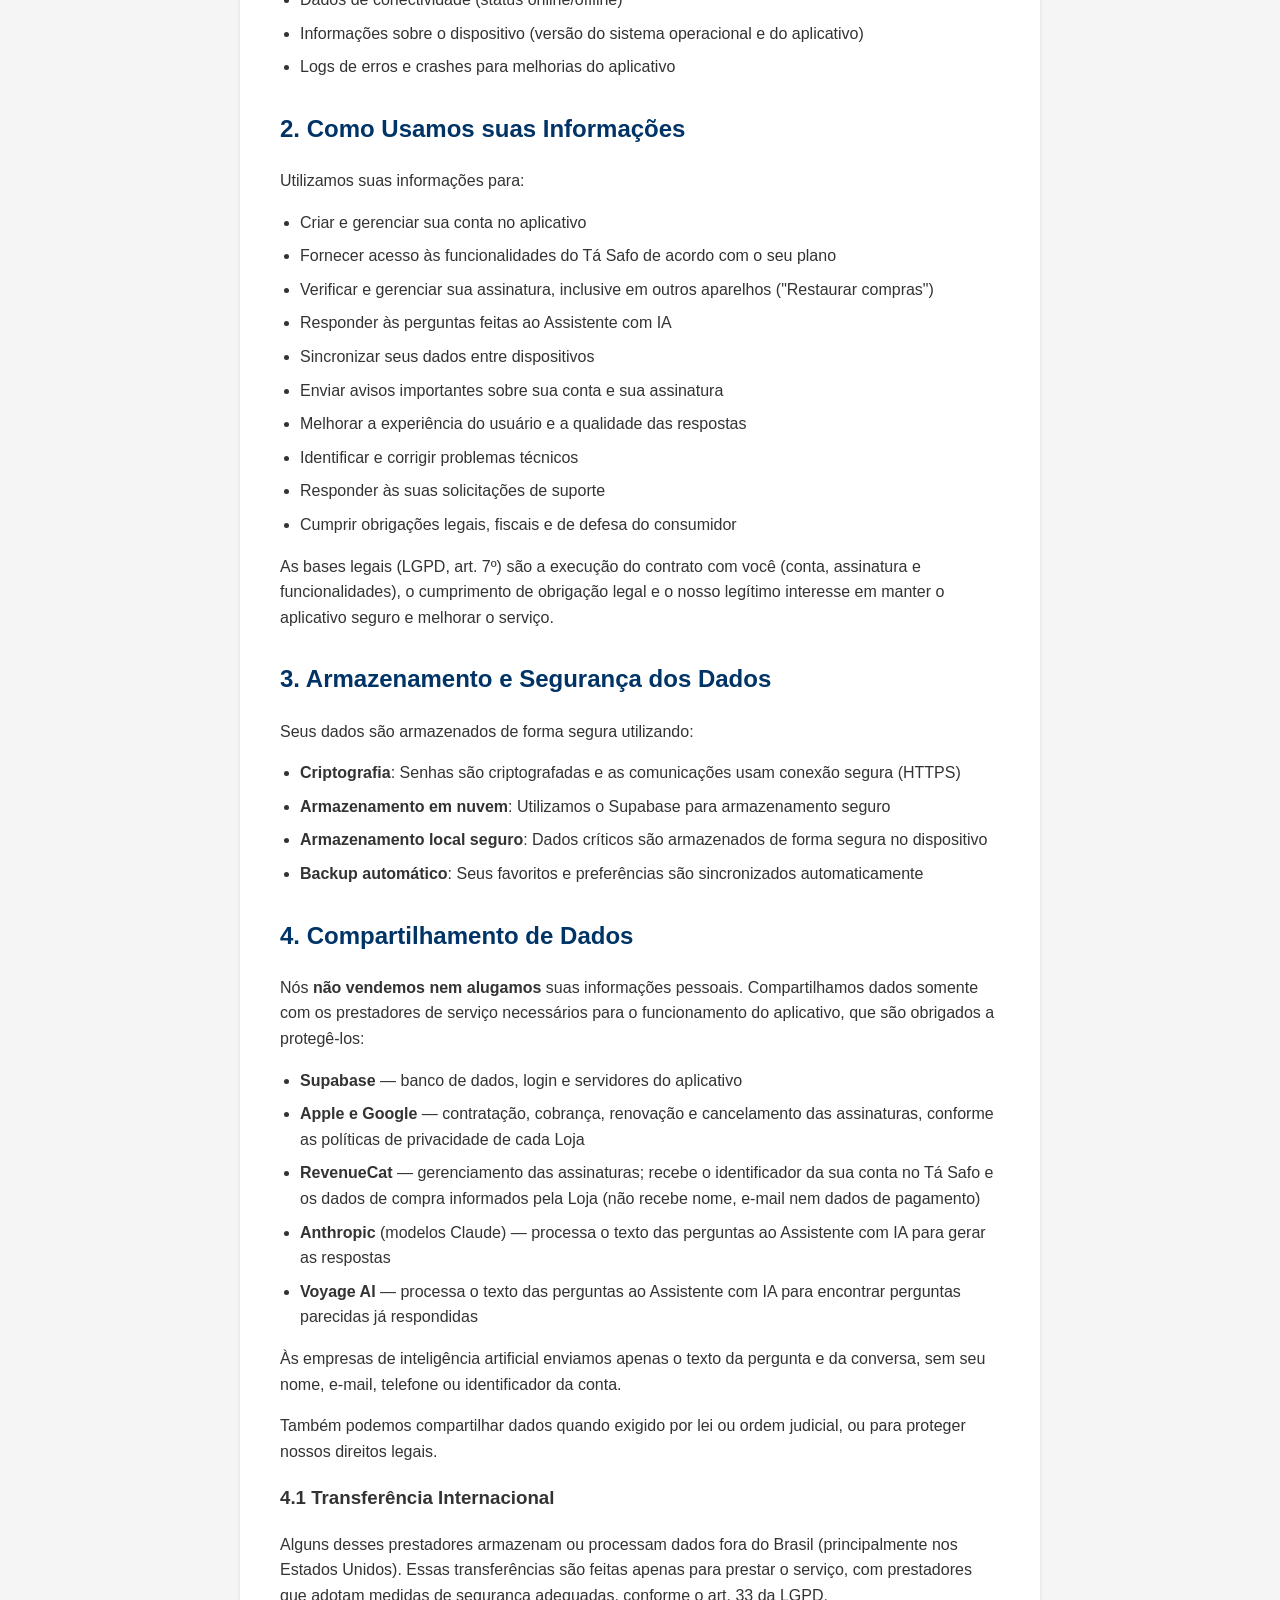
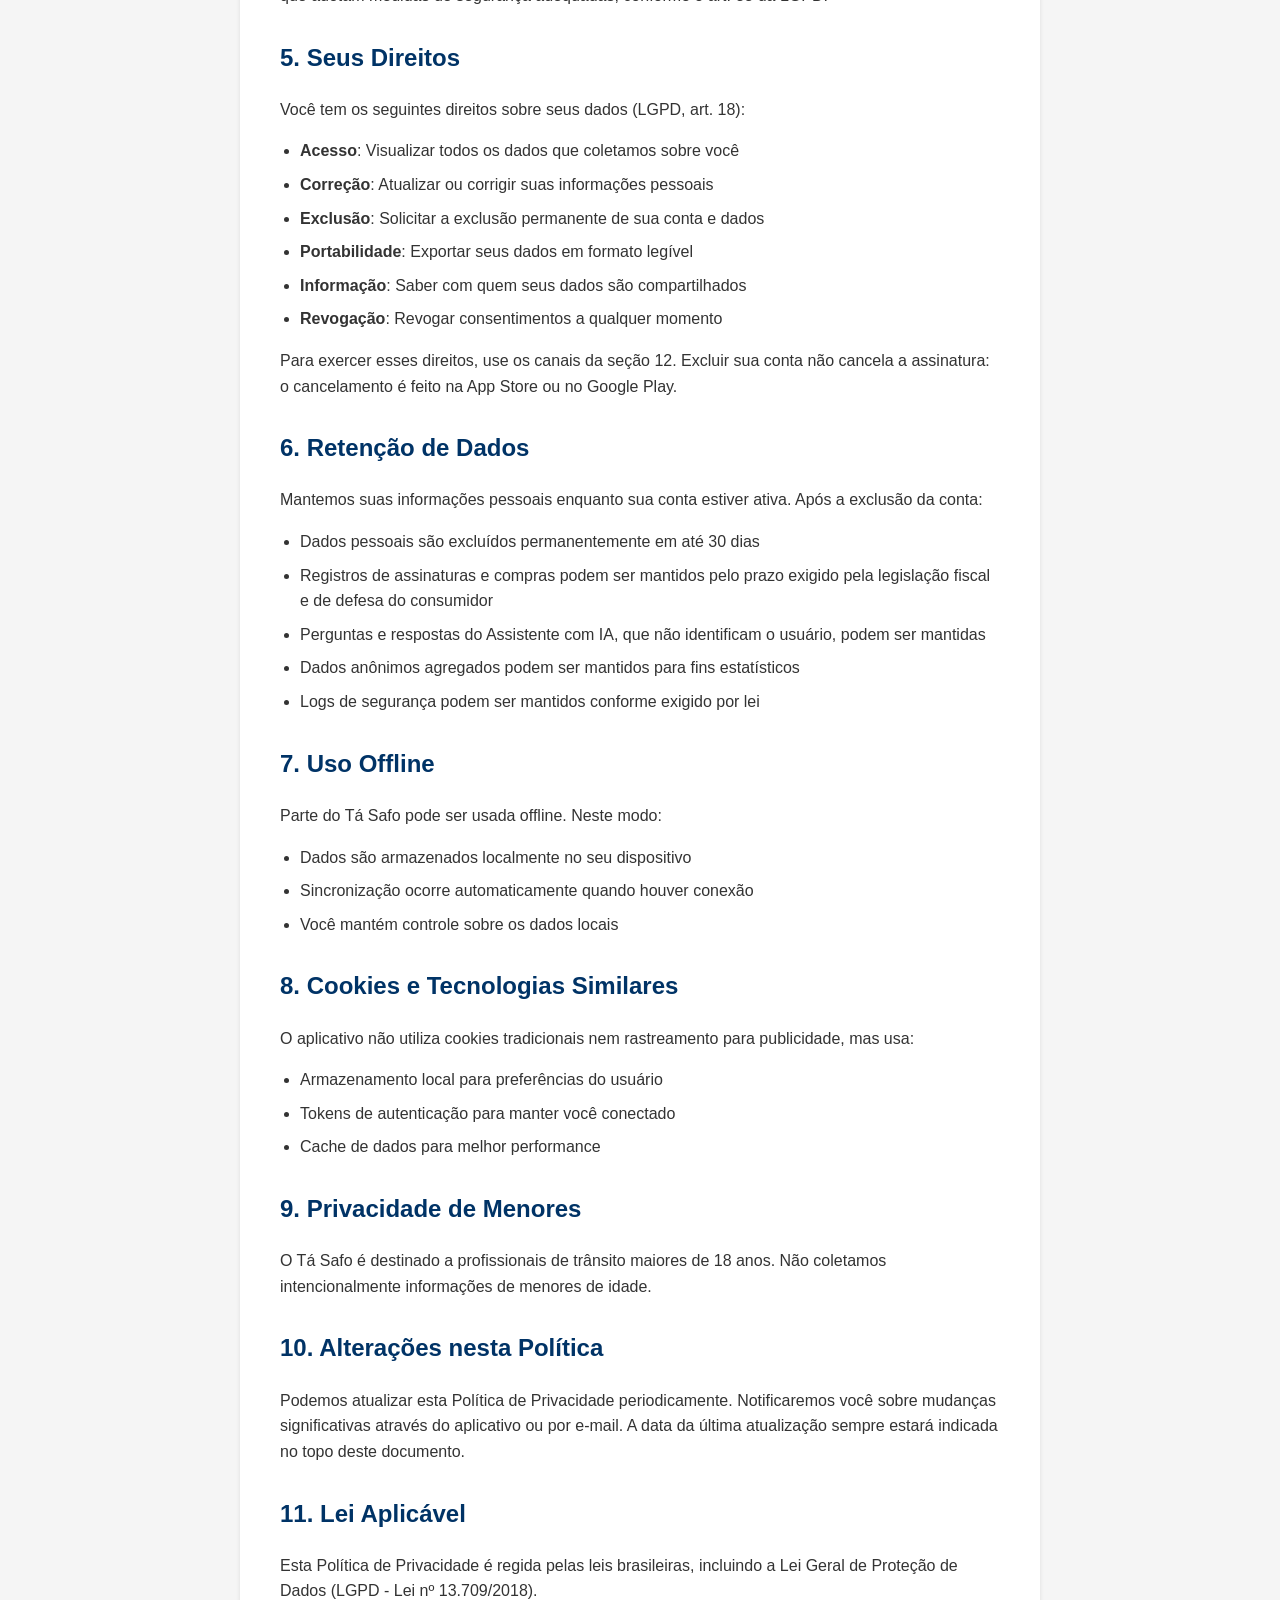
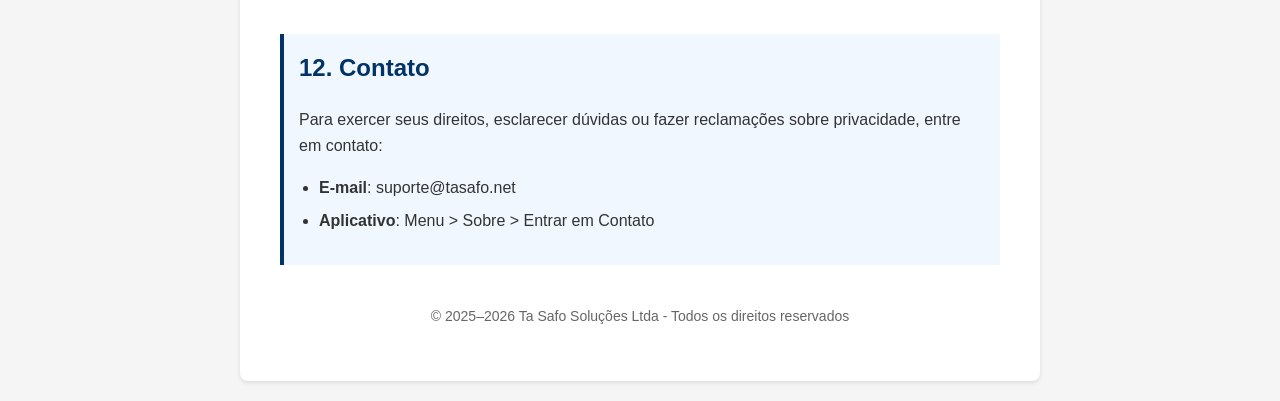
<file: politica_de_privacidade.html>
<!DOCTYPE html>
<html lang="pt-BR">
<head>
    <meta charset="UTF-8">
    <meta name="viewport" content="width=device-width, initial-scale=1.0">
    <title>Política de Privacidade — Tá Safo, app para agentes de trânsito</title>
    <meta name="description" content="Política de Privacidade do Tá Safo: como o app para agentes de trânsito trata os seus dados.">
    <link rel="canonical" href="https://tasafo.net/politica_de_privacidade.html">
    <link rel="icon" type="image/png" sizes="48x48" href="assets/img/icon-48.png">
    <style>
        body {
            font-family: -apple-system, BlinkMacSystemFont, 'Segoe UI', Roboto, Oxygen, Ubuntu, Cantarell, sans-serif;
            line-height: 1.6;
            max-width: 800px;
            margin: 0 auto;
            padding: 20px;
            color: #333;
            background-color: #f5f5f5;
        }
        .container {
            background-color: white;
            padding: 40px;
            border-radius: 8px;
            box-shadow: 0 2px 4px rgba(0,0,0,0.1);
        }
        h1 {
            color: #003366;
            border-bottom: 3px solid #003366;
            padding-bottom: 10px;
        }
        h2 {
            color: #003366;
            margin-top: 30px;
        }
        .update-date {
            color: #666;
            font-style: italic;
            margin-bottom: 30px;
        }
        ul {
            padding-left: 20px;
        }
        li {
            margin-bottom: 8px;
        }
        .contact {
            background-color: #f0f7ff;
            padding: 15px;
            border-left: 4px solid #003366;
            margin-top: 30px;
        }
    </style>
</head>
<body>
    <div class="container">
        <p style="margin:0 0 16px"><a href="./" style="color:#0B2545;font-weight:600;text-decoration:none">← Tá Safo — voltar ao site</a></p>
        <h1>Política de Privacidade - Tá Safo</h1>
        <p class="update-date">Última atualização: 28 de outubro de 2026</p>

        <p>A sua privacidade é importante para nós. Esta Política de Privacidade explica como o aplicativo <strong>Tá Safo</strong> coleta, usa, armazena e protege suas informações pessoais.</p>

        <p>O responsável pelo tratamento dos seus dados (controlador, nos termos da LGPD) é a <strong>Ta Safo Soluções Ltda</strong>, CNPJ 69.474.110/0001-91, com sede na Rua José Joaquim Campos, 507, Conceição dos Ouros/MG, CEP 37548-000.</p>

        <h2>1. Informações que Coletamos</h2>

        <h3>1.1 Informações de Cadastro</h3>
        <p>Ao criar uma conta no Tá Safo, coletamos:</p>
        <ul>
            <li>Nome completo</li>
            <li>E-mail</li>
            <li>Número de telefone</li>
            <li>Senha (armazenada de forma criptografada)</li>
        </ul>

        <h3>1.2 Informações de Uso</h3>
        <p>Durante o uso do aplicativo, podemos coletar:</p>
        <ul>
            <li>Histórico de consultas de infrações</li>
            <li>Infrações e crimes marcados como favoritos</li>
            <li>Modelos de veículos consultados</li>
            <li>Preferências e configurações do aplicativo</li>
        </ul>

        <h3>1.3 Informações de Assinatura</h3>
        <p>Quando você assina um plano, recebemos da Loja (App Store ou Google Play), por meio do RevenueCat:</p>
        <ul>
            <li>Plano contratado (Básico ou Tô Safo) e situação da assinatura (em teste, ativa, cancelada, expirada)</li>
            <li>Datas de início, renovação e término</li>
            <li>Identificadores da compra e da Loja utilizada</li>
        </ul>
        <p><strong>Não recebemos nem armazenamos dados do seu cartão ou de outra forma de pagamento.</strong> O pagamento é processado inteiramente pela Apple ou pelo Google.</p>

        <h3>1.4 Perguntas ao Assistente com IA</h3>
        <p>Quando você usa o Assistente com IA (plano Tô Safo), o texto das suas perguntas e do histórico da conversa é enviado aos nossos servidores para gerar a resposta. As perguntas e respostas podem ser guardadas, <strong>sem identificar quem perguntou</strong>, para responder mais rápido a perguntas iguais ou parecidas de outros usuários e para melhorar a qualidade das respostas.</p>
        <p style="background-color:#fff3cd;padding:15px;border-left:4px solid #ffc107;">Não inclua nas perguntas dados pessoais seus ou de terceiros (nomes, CPF, placas, endereços). Eles não são necessários para a resposta.</p>

        <h3>1.5 Informações Técnicas</h3>
        <ul>
            <li>Dados de conectividade (status online/offline)</li>
            <li>Informações sobre o dispositivo (versão do sistema operacional e do aplicativo)</li>
            <li>Logs de erros e crashes para melhorias do aplicativo</li>
        </ul>

        <h2>2. Como Usamos suas Informações</h2>
        <p>Utilizamos suas informações para:</p>
        <ul>
            <li>Criar e gerenciar sua conta no aplicativo</li>
            <li>Fornecer acesso às funcionalidades do Tá Safo de acordo com o seu plano</li>
            <li>Verificar e gerenciar sua assinatura, inclusive em outros aparelhos ("Restaurar compras")</li>
            <li>Responder às perguntas feitas ao Assistente com IA</li>
            <li>Sincronizar seus dados entre dispositivos</li>
            <li>Enviar avisos importantes sobre sua conta e sua assinatura</li>
            <li>Melhorar a experiência do usuário e a qualidade das respostas</li>
            <li>Identificar e corrigir problemas técnicos</li>
            <li>Responder às suas solicitações de suporte</li>
            <li>Cumprir obrigações legais, fiscais e de defesa do consumidor</li>
        </ul>
        <p>As bases legais (LGPD, art. 7º) são a execução do contrato com você (conta, assinatura e funcionalidades), o cumprimento de obrigação legal e o nosso legítimo interesse em manter o aplicativo seguro e melhorar o serviço.</p>

        <h2>3. Armazenamento e Segurança dos Dados</h2>
        <p>Seus dados são armazenados de forma segura utilizando:</p>
        <ul>
            <li><strong>Criptografia</strong>: Senhas são criptografadas e as comunicações usam conexão segura (HTTPS)</li>
            <li><strong>Armazenamento em nuvem</strong>: Utilizamos o Supabase para armazenamento seguro</li>
            <li><strong>Armazenamento local seguro</strong>: Dados críticos são armazenados de forma segura no dispositivo</li>
            <li><strong>Backup automático</strong>: Seus favoritos e preferências são sincronizados automaticamente</li>
        </ul>

        <h2>4. Compartilhamento de Dados</h2>
        <p>Nós <strong>não vendemos nem alugamos</strong> suas informações pessoais. Compartilhamos dados somente com os prestadores de serviço necessários para o funcionamento do aplicativo, que são obrigados a protegê-los:</p>
        <ul>
            <li><strong>Supabase</strong> — banco de dados, login e servidores do aplicativo</li>
            <li><strong>Apple e Google</strong> — contratação, cobrança, renovação e cancelamento das assinaturas, conforme as políticas de privacidade de cada Loja</li>
            <li><strong>RevenueCat</strong> — gerenciamento das assinaturas; recebe o identificador da sua conta no Tá Safo e os dados de compra informados pela Loja (não recebe nome, e-mail nem dados de pagamento)</li>
            <li><strong>Anthropic</strong> (modelos Claude) — processa o texto das perguntas ao Assistente com IA para gerar as respostas</li>
            <li><strong>Voyage AI</strong> — processa o texto das perguntas ao Assistente com IA para encontrar perguntas parecidas já respondidas</li>
        </ul>
        <p>Às empresas de inteligência artificial enviamos apenas o texto da pergunta e da conversa, sem seu nome, e-mail, telefone ou identificador da conta.</p>
        <p>Também podemos compartilhar dados quando exigido por lei ou ordem judicial, ou para proteger nossos direitos legais.</p>

        <h3>4.1 Transferência Internacional</h3>
        <p>Alguns desses prestadores armazenam ou processam dados fora do Brasil (principalmente nos Estados Unidos). Essas transferências são feitas apenas para prestar o serviço, com prestadores que adotam medidas de segurança adequadas, conforme o art. 33 da LGPD.</p>

        <h2>5. Seus Direitos</h2>
        <p>Você tem os seguintes direitos sobre seus dados (LGPD, art. 18):</p>
        <ul>
            <li><strong>Acesso</strong>: Visualizar todos os dados que coletamos sobre você</li>
            <li><strong>Correção</strong>: Atualizar ou corrigir suas informações pessoais</li>
            <li><strong>Exclusão</strong>: Solicitar a exclusão permanente de sua conta e dados</li>
            <li><strong>Portabilidade</strong>: Exportar seus dados em formato legível</li>
            <li><strong>Informação</strong>: Saber com quem seus dados são compartilhados</li>
            <li><strong>Revogação</strong>: Revogar consentimentos a qualquer momento</li>
        </ul>
        <p>Para exercer esses direitos, use os canais da seção 12. Excluir sua conta não cancela a assinatura: o cancelamento é feito na App Store ou no Google Play.</p>

        <h2>6. Retenção de Dados</h2>
        <p>Mantemos suas informações pessoais enquanto sua conta estiver ativa. Após a exclusão da conta:</p>
        <ul>
            <li>Dados pessoais são excluídos permanentemente em até 30 dias</li>
            <li>Registros de assinaturas e compras podem ser mantidos pelo prazo exigido pela legislação fiscal e de defesa do consumidor</li>
            <li>Perguntas e respostas do Assistente com IA, que não identificam o usuário, podem ser mantidas</li>
            <li>Dados anônimos agregados podem ser mantidos para fins estatísticos</li>
            <li>Logs de segurança podem ser mantidos conforme exigido por lei</li>
        </ul>

        <h2>7. Uso Offline</h2>
        <p>Parte do Tá Safo pode ser usada offline. Neste modo:</p>
        <ul>
            <li>Dados são armazenados localmente no seu dispositivo</li>
            <li>Sincronização ocorre automaticamente quando houver conexão</li>
            <li>Você mantém controle sobre os dados locais</li>
        </ul>

        <h2>8. Cookies e Tecnologias Similares</h2>
        <p>O aplicativo não utiliza cookies tradicionais nem rastreamento para publicidade, mas usa:</p>
        <ul>
            <li>Armazenamento local para preferências do usuário</li>
            <li>Tokens de autenticação para manter você conectado</li>
            <li>Cache de dados para melhor performance</li>
        </ul>

        <h2>9. Privacidade de Menores</h2>
        <p>O Tá Safo é destinado a profissionais de trânsito maiores de 18 anos. Não coletamos intencionalmente informações de menores de idade.</p>

        <h2>10. Alterações nesta Política</h2>
        <p>Podemos atualizar esta Política de Privacidade periodicamente. Notificaremos você sobre mudanças significativas através do aplicativo ou por e-mail. A data da última atualização sempre estará indicada no topo deste documento.</p>

        <h2>11. Lei Aplicável</h2>
        <p>Esta Política de Privacidade é regida pelas leis brasileiras, incluindo a Lei Geral de Proteção de Dados (LGPD - Lei nº 13.709/2018).</p>

        <div class="contact">
            <h2 style="margin-top: 0;">12. Contato</h2>
            <p>Para exercer seus direitos, esclarecer dúvidas ou fazer reclamações sobre privacidade, entre em contato:</p>
            <ul>
                <li><strong>E-mail</strong>: suporte@tasafo.net</li>
                <li><strong>Aplicativo</strong>: Menu > Sobre > Entrar em Contato</li>
            </ul>
        </div>

        <p style="text-align: center; color: #666; font-size: 14px; margin-top: 40px;">
            © 2025–2026 Ta Safo Soluções Ltda - Todos os direitos reservados
        </p>
    </div>
</body>
</html>
</file>
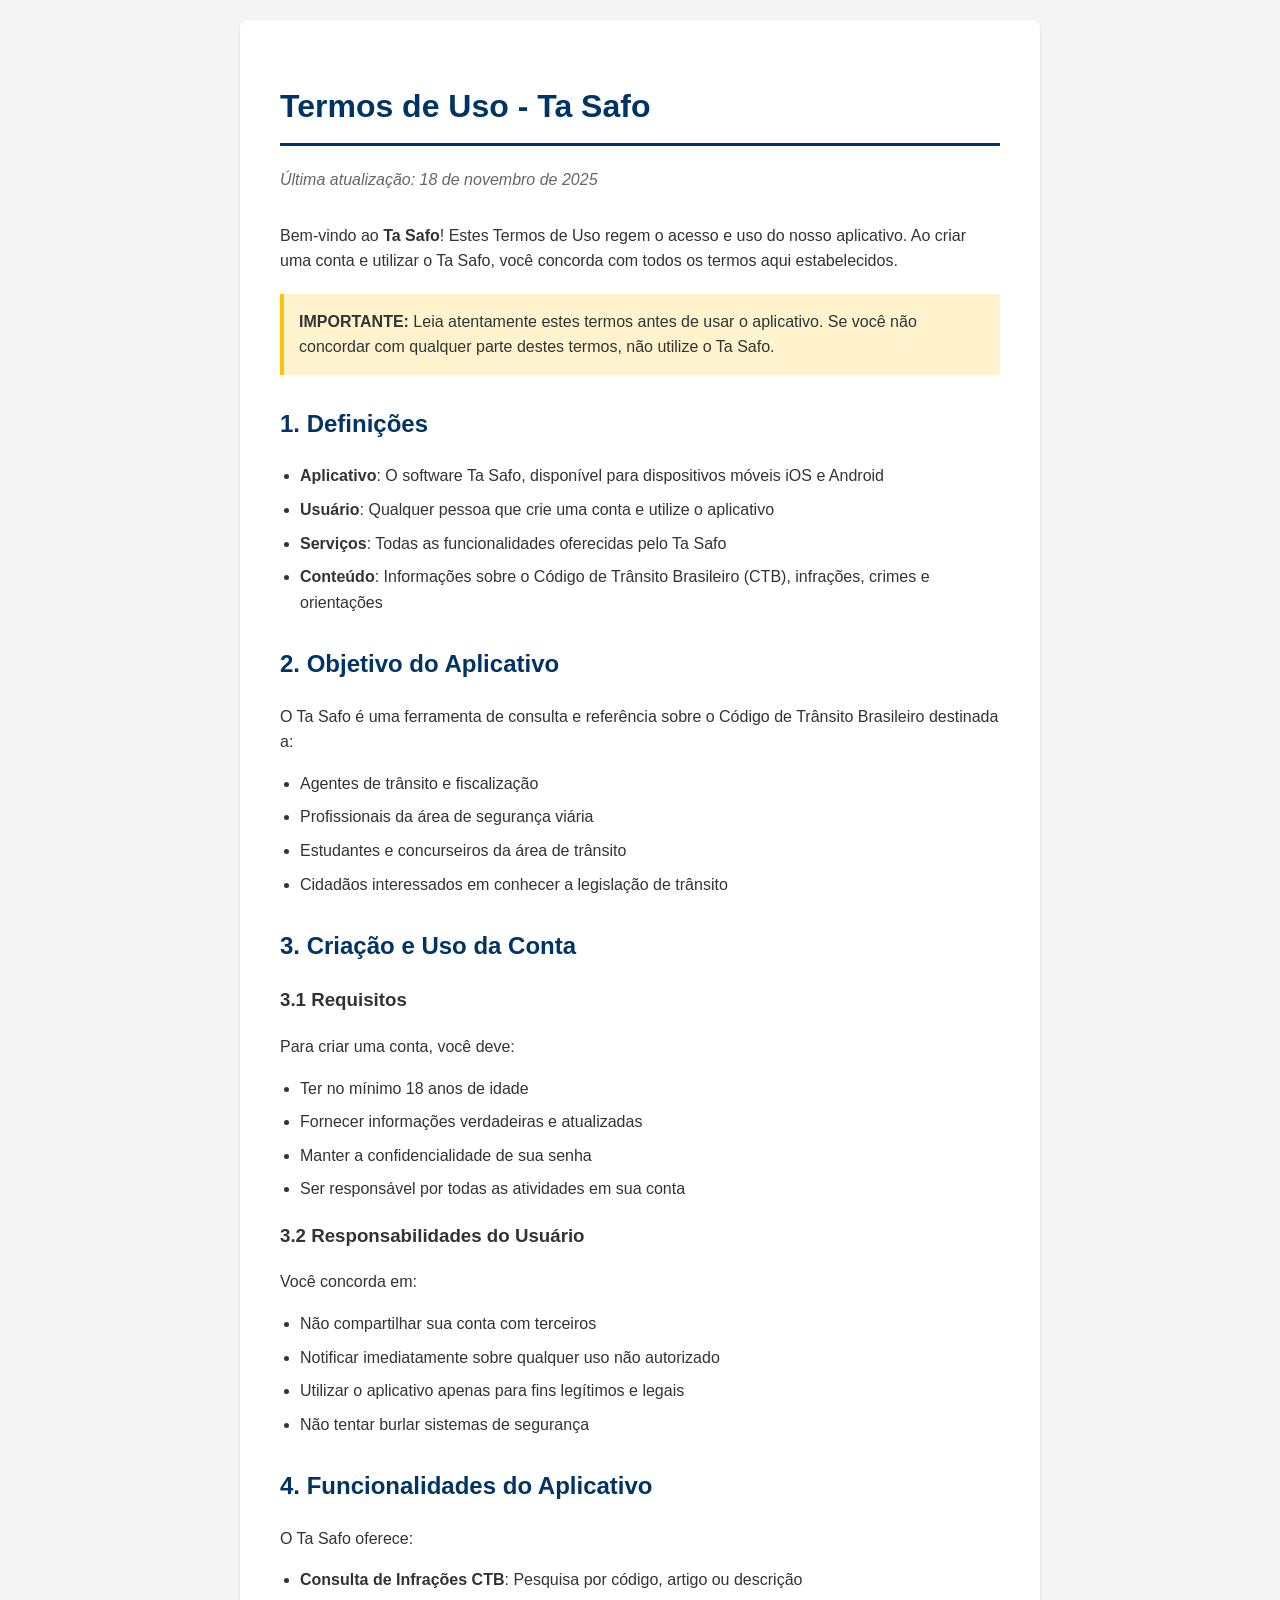
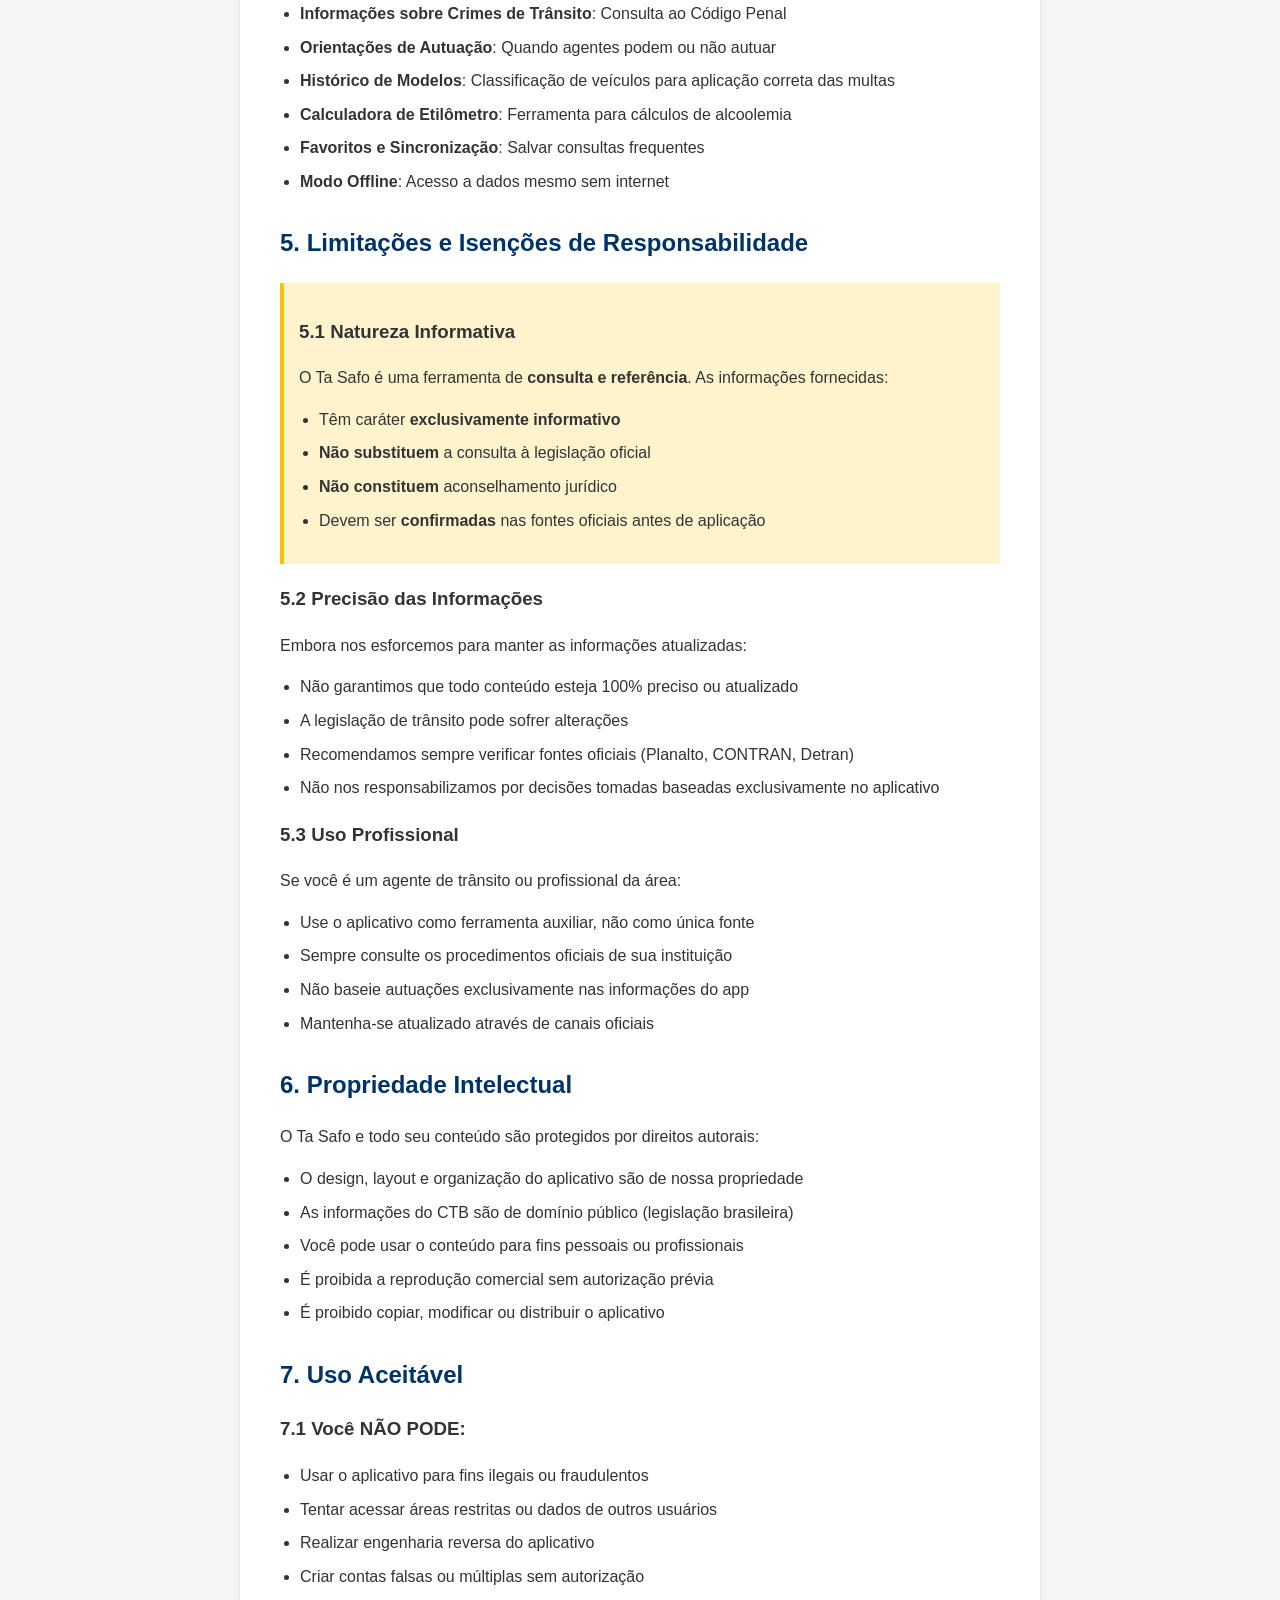
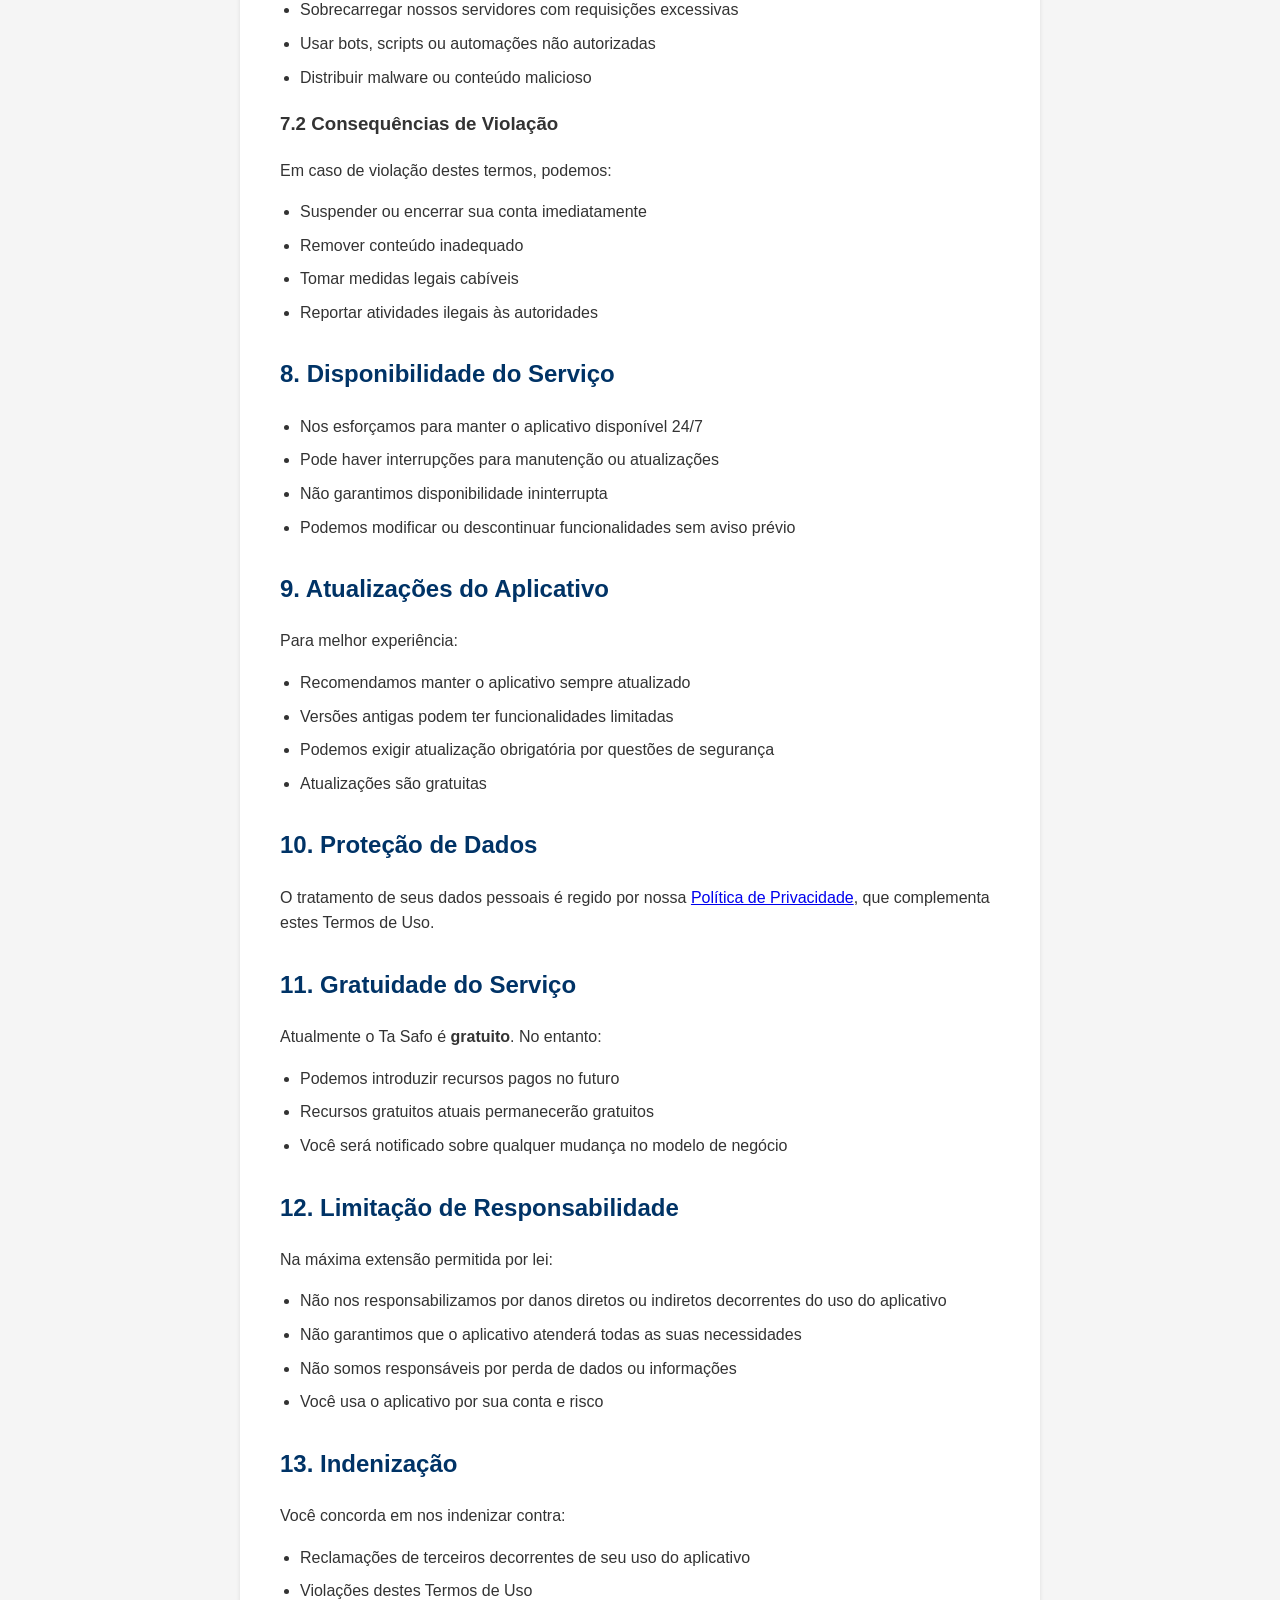
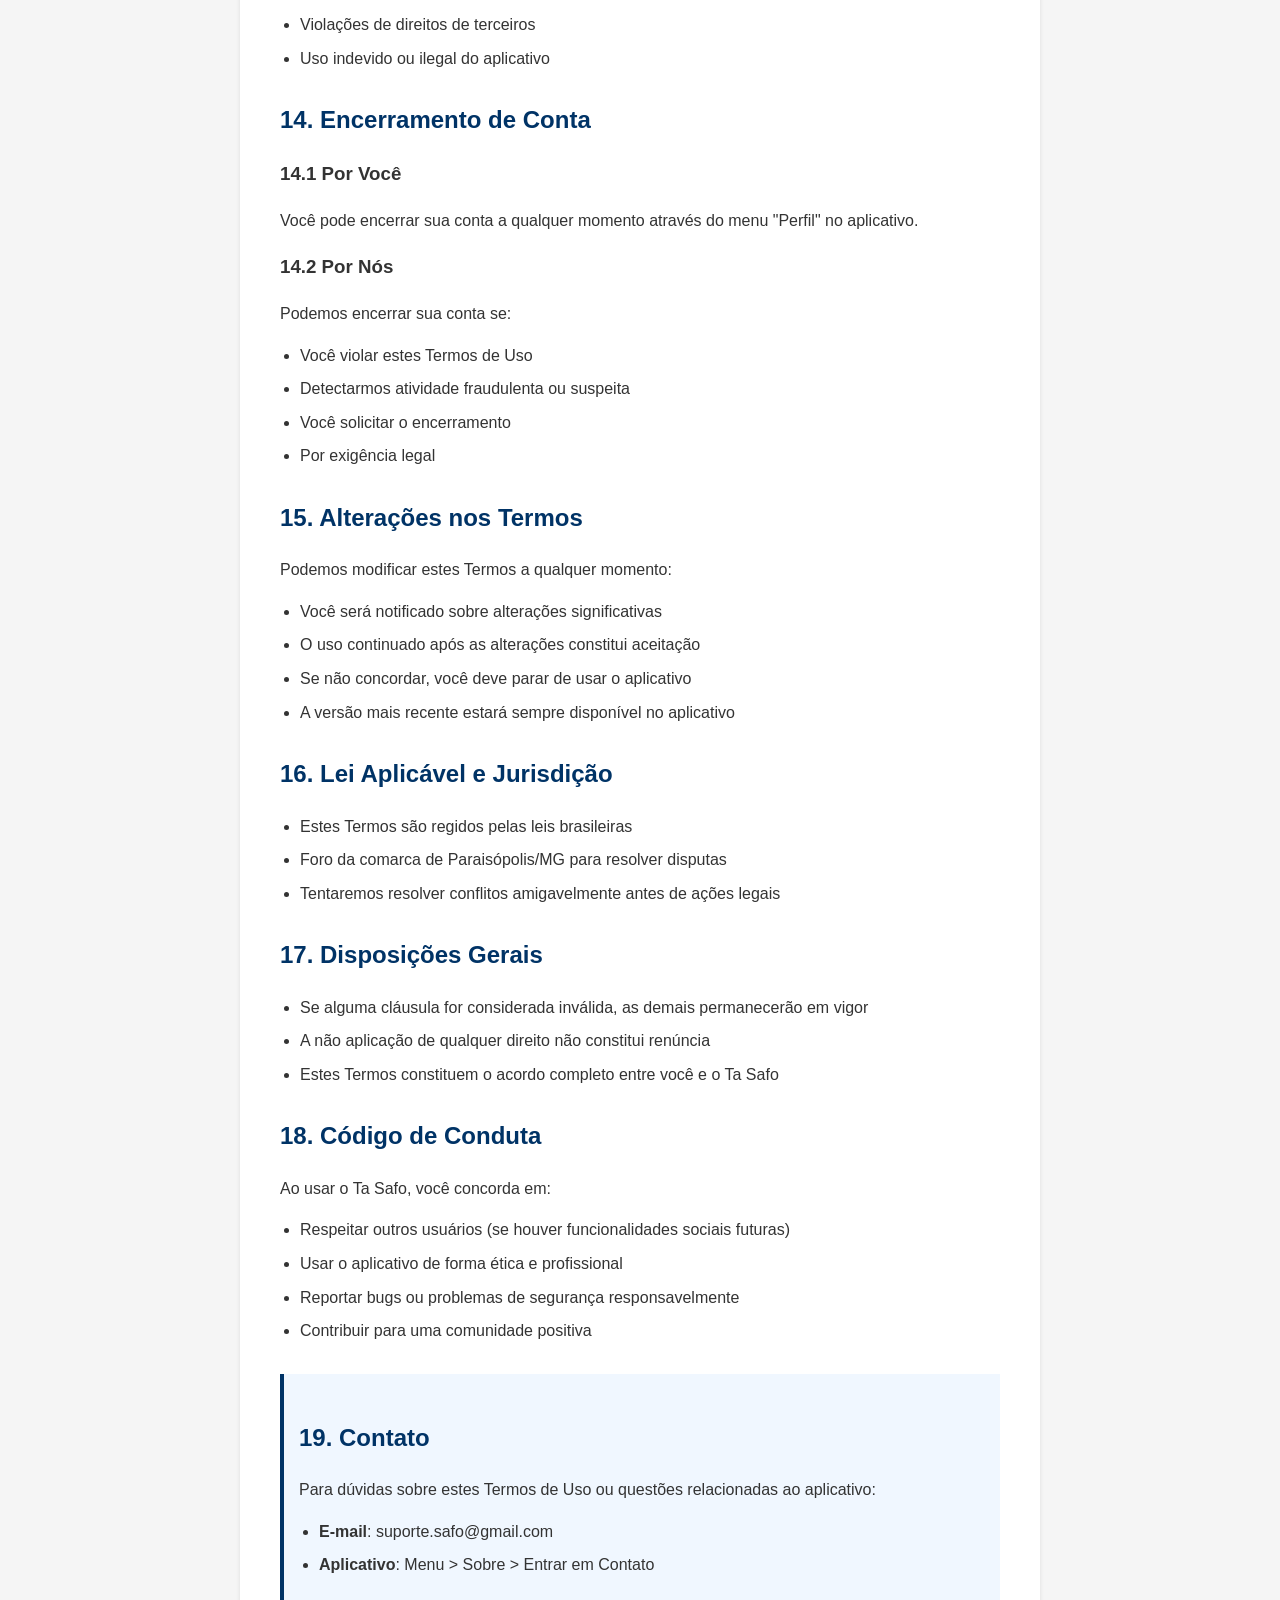
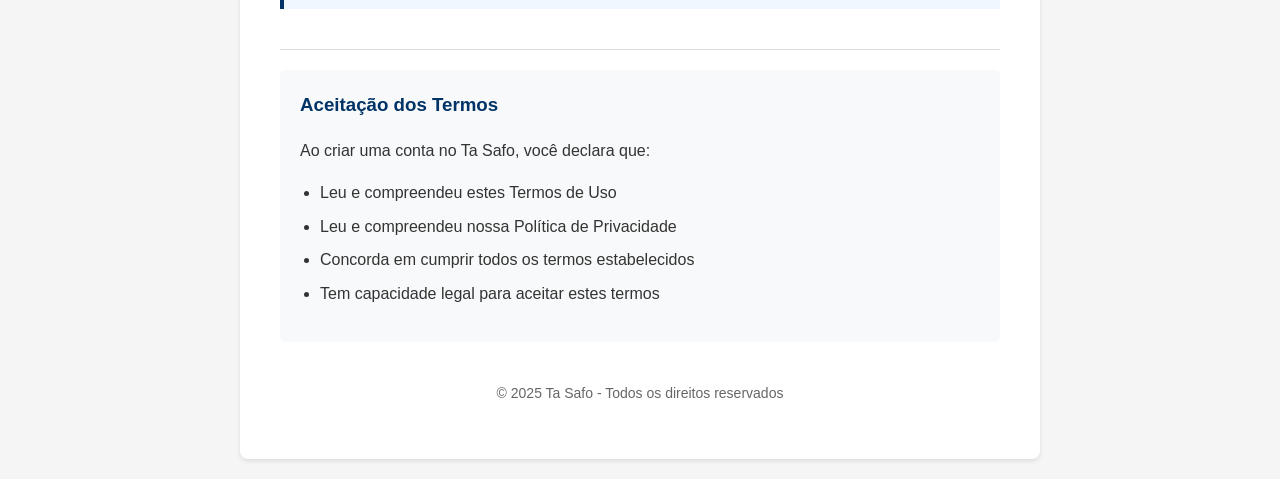
<file: Termos de uso.html>
<!DOCTYPE html>
<html lang="pt-BR">
<head>
    <meta charset="UTF-8">
    <meta name="viewport" content="width=device-width, initial-scale=1.0">
    <title>Termos de Uso - Ta Safo</title>
    <style>
        body {
            font-family: -apple-system, BlinkMacSystemFont, 'Segoe UI', Roboto, Oxygen, Ubuntu, Cantarell, sans-serif;
            line-height: 1.6;
            max-width: 800px;
            margin: 0 auto;
            padding: 20px;
            color: #333;
            background-color: #f5f5f5;
        }
        .container {
            background-color: white;
            padding: 40px;
            border-radius: 8px;
            box-shadow: 0 2px 4px rgba(0,0,0,0.1);
        }
        h1 {
            color: #003366;
            border-bottom: 3px solid #003366;
            padding-bottom: 10px;
        }
        h2 {
            color: #003366;
            margin-top: 30px;
        }
        .update-date {
            color: #666;
            font-style: italic;
            margin-bottom: 30px;
        }
        ul {
            padding-left: 20px;
        }
        li {
            margin-bottom: 8px;
        }
        .important {
            background-color: #fff3cd;
            padding: 15px;
            border-left: 4px solid #ffc107;
            margin: 20px 0;
        }
        .contact {
            background-color: #f0f7ff;
            padding: 15px;
            border-left: 4px solid #003366;
            margin-top: 30px;
        }
    </style>
</head>
<body>
    <div class="container">
        <h1>Termos de Uso - Ta Safo</h1>
        <p class="update-date">Última atualização: 18 de novembro de 2025</p>

        <p>Bem-vindo ao <strong>Ta Safo</strong>! Estes Termos de Uso regem o acesso e uso do nosso aplicativo. Ao criar uma conta e utilizar o Ta Safo, você concorda com todos os termos aqui estabelecidos.</p>

        <div class="important">
            <strong>IMPORTANTE:</strong> Leia atentamente estes termos antes de usar o aplicativo. Se você não concordar com qualquer parte destes termos, não utilize o Ta Safo.
        </div>

        <h2>1. Definições</h2>
        <ul>
            <li><strong>Aplicativo</strong>: O software Ta Safo, disponível para dispositivos móveis iOS e Android</li>
            <li><strong>Usuário</strong>: Qualquer pessoa que crie uma conta e utilize o aplicativo</li>
            <li><strong>Serviços</strong>: Todas as funcionalidades oferecidas pelo Ta Safo</li>
            <li><strong>Conteúdo</strong>: Informações sobre o Código de Trânsito Brasileiro (CTB), infrações, crimes e orientações</li>
        </ul>

        <h2>2. Objetivo do Aplicativo</h2>
        <p>O Ta Safo é uma ferramenta de consulta e referência sobre o Código de Trânsito Brasileiro destinada a:</p>
        <ul>
            <li>Agentes de trânsito e fiscalização</li>
            <li>Profissionais da área de segurança viária</li>
            <li>Estudantes e concurseiros da área de trânsito</li>
            <li>Cidadãos interessados em conhecer a legislação de trânsito</li>
        </ul>

        <h2>3. Criação e Uso da Conta</h2>
        
        <h3>3.1 Requisitos</h3>
        <p>Para criar uma conta, você deve:</p>
        <ul>
            <li>Ter no mínimo 18 anos de idade</li>
            <li>Fornecer informações verdadeiras e atualizadas</li>
            <li>Manter a confidencialidade de sua senha</li>
            <li>Ser responsável por todas as atividades em sua conta</li>
        </ul>

        <h3>3.2 Responsabilidades do Usuário</h3>
        <p>Você concorda em:</p>
        <ul>
            <li>Não compartilhar sua conta com terceiros</li>
            <li>Notificar imediatamente sobre qualquer uso não autorizado</li>
            <li>Utilizar o aplicativo apenas para fins legítimos e legais</li>
            <li>Não tentar burlar sistemas de segurança</li>
        </ul>

        <h2>4. Funcionalidades do Aplicativo</h2>
        <p>O Ta Safo oferece:</p>
        <ul>
            <li><strong>Consulta de Infrações CTB</strong>: Pesquisa por código, artigo ou descrição</li>
            <li><strong>Informações sobre Crimes de Trânsito</strong>: Consulta ao Código Penal</li>
            <li><strong>Orientações de Autuação</strong>: Quando agentes podem ou não autuar</li>
            <li><strong>Histórico de Modelos</strong>: Classificação de veículos para aplicação correta das multas</li>
            <li><strong>Calculadora de Etilômetro</strong>: Ferramenta para cálculos de alcoolemia</li>
            <li><strong>Favoritos e Sincronização</strong>: Salvar consultas frequentes</li>
            <li><strong>Modo Offline</strong>: Acesso a dados mesmo sem internet</li>
        </ul>

        <h2>5. Limitações e Isenções de Responsabilidade</h2>
        
        <div class="important">
            <h3>5.1 Natureza Informativa</h3>
            <p>O Ta Safo é uma ferramenta de <strong>consulta e referência</strong>. As informações fornecidas:</p>
            <ul>
                <li>Têm caráter <strong>exclusivamente informativo</strong></li>
                <li><strong>Não substituem</strong> a consulta à legislação oficial</li>
                <li><strong>Não constituem</strong> aconselhamento jurídico</li>
                <li>Devem ser <strong>confirmadas</strong> nas fontes oficiais antes de aplicação</li>
            </ul>
        </div>

        <h3>5.2 Precisão das Informações</h3>
        <p>Embora nos esforcemos para manter as informações atualizadas:</p>
        <ul>
            <li>Não garantimos que todo conteúdo esteja 100% preciso ou atualizado</li>
            <li>A legislação de trânsito pode sofrer alterações</li>
            <li>Recomendamos sempre verificar fontes oficiais (Planalto, CONTRAN, Detran)</li>
            <li>Não nos responsabilizamos por decisões tomadas baseadas exclusivamente no aplicativo</li>
        </ul>

        <h3>5.3 Uso Profissional</h3>
        <p>Se você é um agente de trânsito ou profissional da área:</p>
        <ul>
            <li>Use o aplicativo como ferramenta auxiliar, não como única fonte</li>
            <li>Sempre consulte os procedimentos oficiais de sua instituição</li>
            <li>Não baseie autuações exclusivamente nas informações do app</li>
            <li>Mantenha-se atualizado através de canais oficiais</li>
        </ul>

        <h2>6. Propriedade Intelectual</h2>
        <p>O Ta Safo e todo seu conteúdo são protegidos por direitos autorais:</p>
        <ul>
            <li>O design, layout e organização do aplicativo são de nossa propriedade</li>
            <li>As informações do CTB são de domínio público (legislação brasileira)</li>
            <li>Você pode usar o conteúdo para fins pessoais ou profissionais</li>
            <li>É proibida a reprodução comercial sem autorização prévia</li>
            <li>É proibido copiar, modificar ou distribuir o aplicativo</li>
        </ul>

        <h2>7. Uso Aceitável</h2>
        
        <h3>7.1 Você NÃO PODE:</h3>
        <ul>
            <li>Usar o aplicativo para fins ilegais ou fraudulentos</li>
            <li>Tentar acessar áreas restritas ou dados de outros usuários</li>
            <li>Realizar engenharia reversa do aplicativo</li>
            <li>Criar contas falsas ou múltiplas sem autorização</li>
            <li>Sobrecarregar nossos servidores com requisições excessivas</li>
            <li>Usar bots, scripts ou automações não autorizadas</li>
            <li>Distribuir malware ou conteúdo malicioso</li>
        </ul>

        <h3>7.2 Consequências de Violação</h3>
        <p>Em caso de violação destes termos, podemos:</p>
        <ul>
            <li>Suspender ou encerrar sua conta imediatamente</li>
            <li>Remover conteúdo inadequado</li>
            <li>Tomar medidas legais cabíveis</li>
            <li>Reportar atividades ilegais às autoridades</li>
        </ul>

        <h2>8. Disponibilidade do Serviço</h2>
        <ul>
            <li>Nos esforçamos para manter o aplicativo disponível 24/7</li>
            <li>Pode haver interrupções para manutenção ou atualizações</li>
            <li>Não garantimos disponibilidade ininterrupta</li>
            <li>Podemos modificar ou descontinuar funcionalidades sem aviso prévio</li>
        </ul>

        <h2>9. Atualizações do Aplicativo</h2>
        <p>Para melhor experiência:</p>
        <ul>
            <li>Recomendamos manter o aplicativo sempre atualizado</li>
            <li>Versões antigas podem ter funcionalidades limitadas</li>
            <li>Podemos exigir atualização obrigatória por questões de segurança</li>
            <li>Atualizações são gratuitas</li>
        </ul>

        <h2>10. Proteção de Dados</h2>
        <p>O tratamento de seus dados pessoais é regido por nossa <a href="politica_privacidade.html">Política de Privacidade</a>, que complementa estes Termos de Uso.</p>

        <h2>11. Gratuidade do Serviço</h2>
        <p>Atualmente o Ta Safo é <strong>gratuito</strong>. No entanto:</p>
        <ul>
            <li>Podemos introduzir recursos pagos no futuro</li>
            <li>Recursos gratuitos atuais permanecerão gratuitos</li>
            <li>Você será notificado sobre qualquer mudança no modelo de negócio</li>
        </ul>

        <h2>12. Limitação de Responsabilidade</h2>
        <p>Na máxima extensão permitida por lei:</p>
        <ul>
            <li>Não nos responsabilizamos por danos diretos ou indiretos decorrentes do uso do aplicativo</li>
            <li>Não garantimos que o aplicativo atenderá todas as suas necessidades</li>
            <li>Não somos responsáveis por perda de dados ou informações</li>
            <li>Você usa o aplicativo por sua conta e risco</li>
        </ul>

        <h2>13. Indenização</h2>
        <p>Você concorda em nos indenizar contra:</p>
        <ul>
            <li>Reclamações de terceiros decorrentes de seu uso do aplicativo</li>
            <li>Violações destes Termos de Uso</li>
            <li>Violações de direitos de terceiros</li>
            <li>Uso indevido ou ilegal do aplicativo</li>
        </ul>

        <h2>14. Encerramento de Conta</h2>
        
        <h3>14.1 Por Você</h3>
        <p>Você pode encerrar sua conta a qualquer momento através do menu "Perfil" no aplicativo.</p>

        <h3>14.2 Por Nós</h3>
        <p>Podemos encerrar sua conta se:</p>
        <ul>
            <li>Você violar estes Termos de Uso</li>
            <li>Detectarmos atividade fraudulenta ou suspeita</li>
            <li>Você solicitar o encerramento</li>
            <li>Por exigência legal</li>
        </ul>

        <h2>15. Alterações nos Termos</h2>
        <p>Podemos modificar estes Termos a qualquer momento:</p>
        <ul>
            <li>Você será notificado sobre alterações significativas</li>
            <li>O uso continuado após as alterações constitui aceitação</li>
            <li>Se não concordar, você deve parar de usar o aplicativo</li>
            <li>A versão mais recente estará sempre disponível no aplicativo</li>
        </ul>

        <h2>16. Lei Aplicável e Jurisdição</h2>
        <ul>
            <li>Estes Termos são regidos pelas leis brasileiras</li>
            <li>Foro da comarca de Paraisópolis/MG para resolver disputas</li>
            <li>Tentaremos resolver conflitos amigavelmente antes de ações legais</li>
        </ul>

        <h2>17. Disposições Gerais</h2>
        <ul>
            <li>Se alguma cláusula for considerada inválida, as demais permanecerão em vigor</li>
            <li>A não aplicação de qualquer direito não constitui renúncia</li>
            <li>Estes Termos constituem o acordo completo entre você e o Ta Safo</li>
        </ul>

        <h2>18. Código de Conduta</h2>
        <p>Ao usar o Ta Safo, você concorda em:</p>
        <ul>
            <li>Respeitar outros usuários (se houver funcionalidades sociais futuras)</li>
            <li>Usar o aplicativo de forma ética e profissional</li>
            <li>Reportar bugs ou problemas de segurança responsavelmente</li>
            <li>Contribuir para uma comunidade positiva</li>
        </ul>

        <div class="contact">
            <h2>19. Contato</h2>
            <p>Para dúvidas sobre estes Termos de Uso ou questões relacionadas ao aplicativo:</p>
            <ul>
                <li><strong>E-mail</strong>: suporte.safo@gmail.com</li>
                <li><strong>Aplicativo</strong>: Menu > Sobre > Entrar em Contato</li>
            </ul>
        </div>

        <hr style="margin-top: 40px; border: none; border-top: 1px solid #ddd;">
        
        <div style="background-color: #f8f9fa; padding: 20px; border-radius: 5px; margin-top: 20px;">
            <h3 style="color: #003366; margin-top: 0;">Aceitação dos Termos</h3>
            <p>Ao criar uma conta no Ta Safo, você declara que:</p>
            <ul>
                <li>Leu e compreendeu estes Termos de Uso</li>
                <li>Leu e compreendeu nossa Política de Privacidade</li>
                <li>Concorda em cumprir todos os termos estabelecidos</li>
                <li>Tem capacidade legal para aceitar estes termos</li>
            </ul>
        </div>

        <p style="text-align: center; color: #666; font-size: 14px; margin-top: 40px;">
            © 2025 Ta Safo - Todos os direitos reservados
        </p>
    </div>
</body>
</html>
</file>
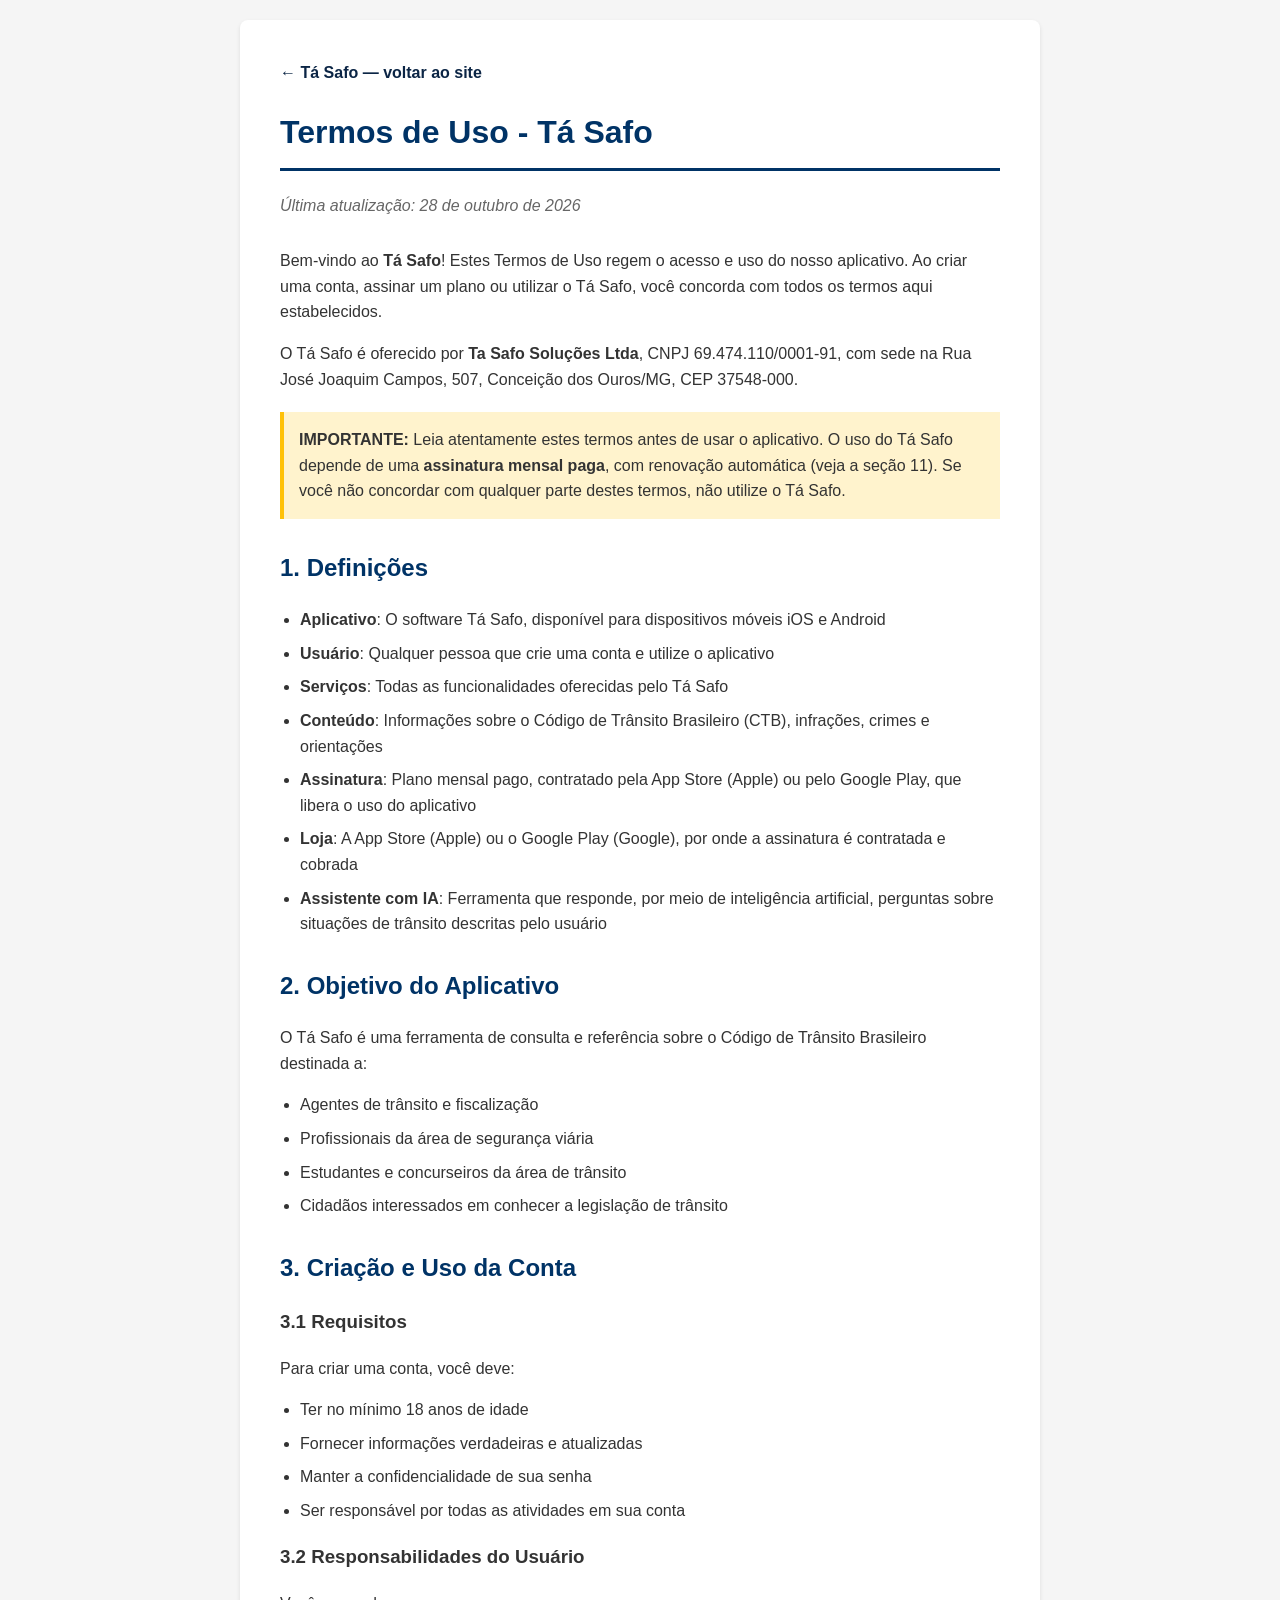
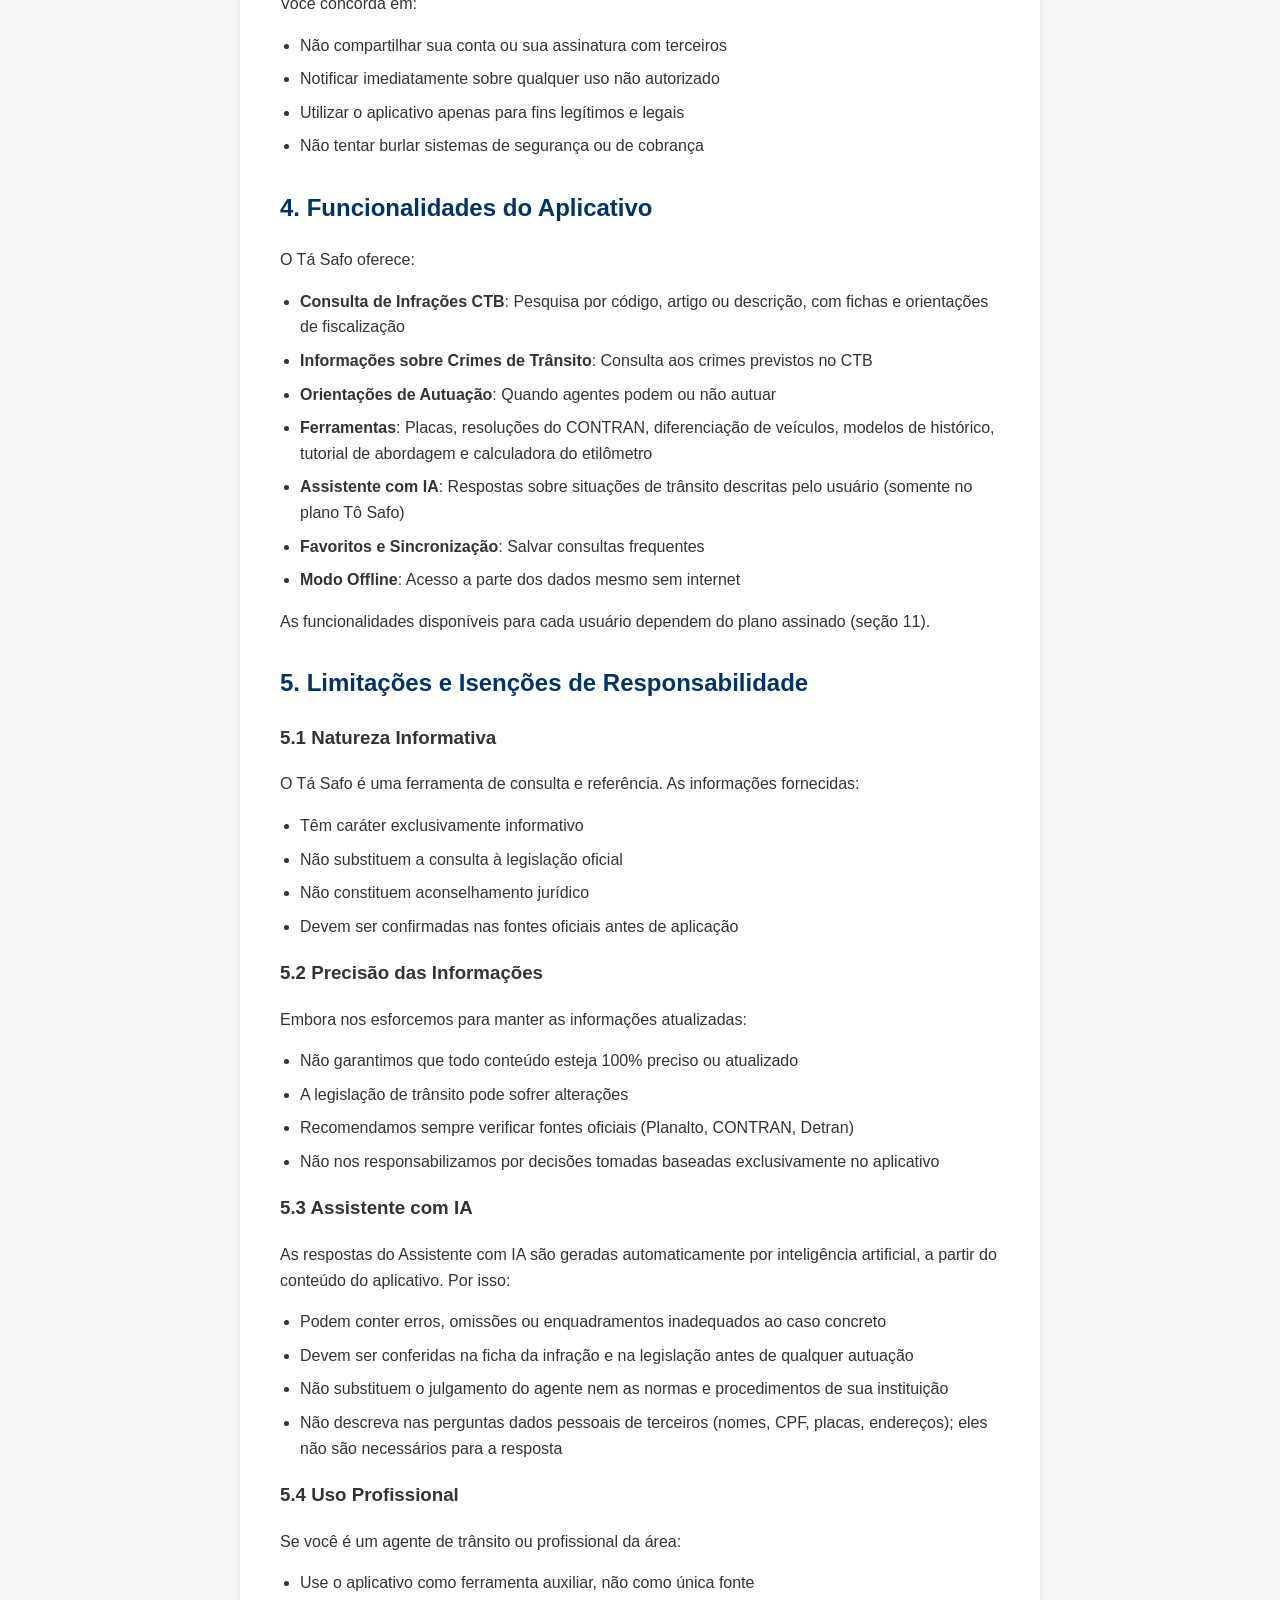
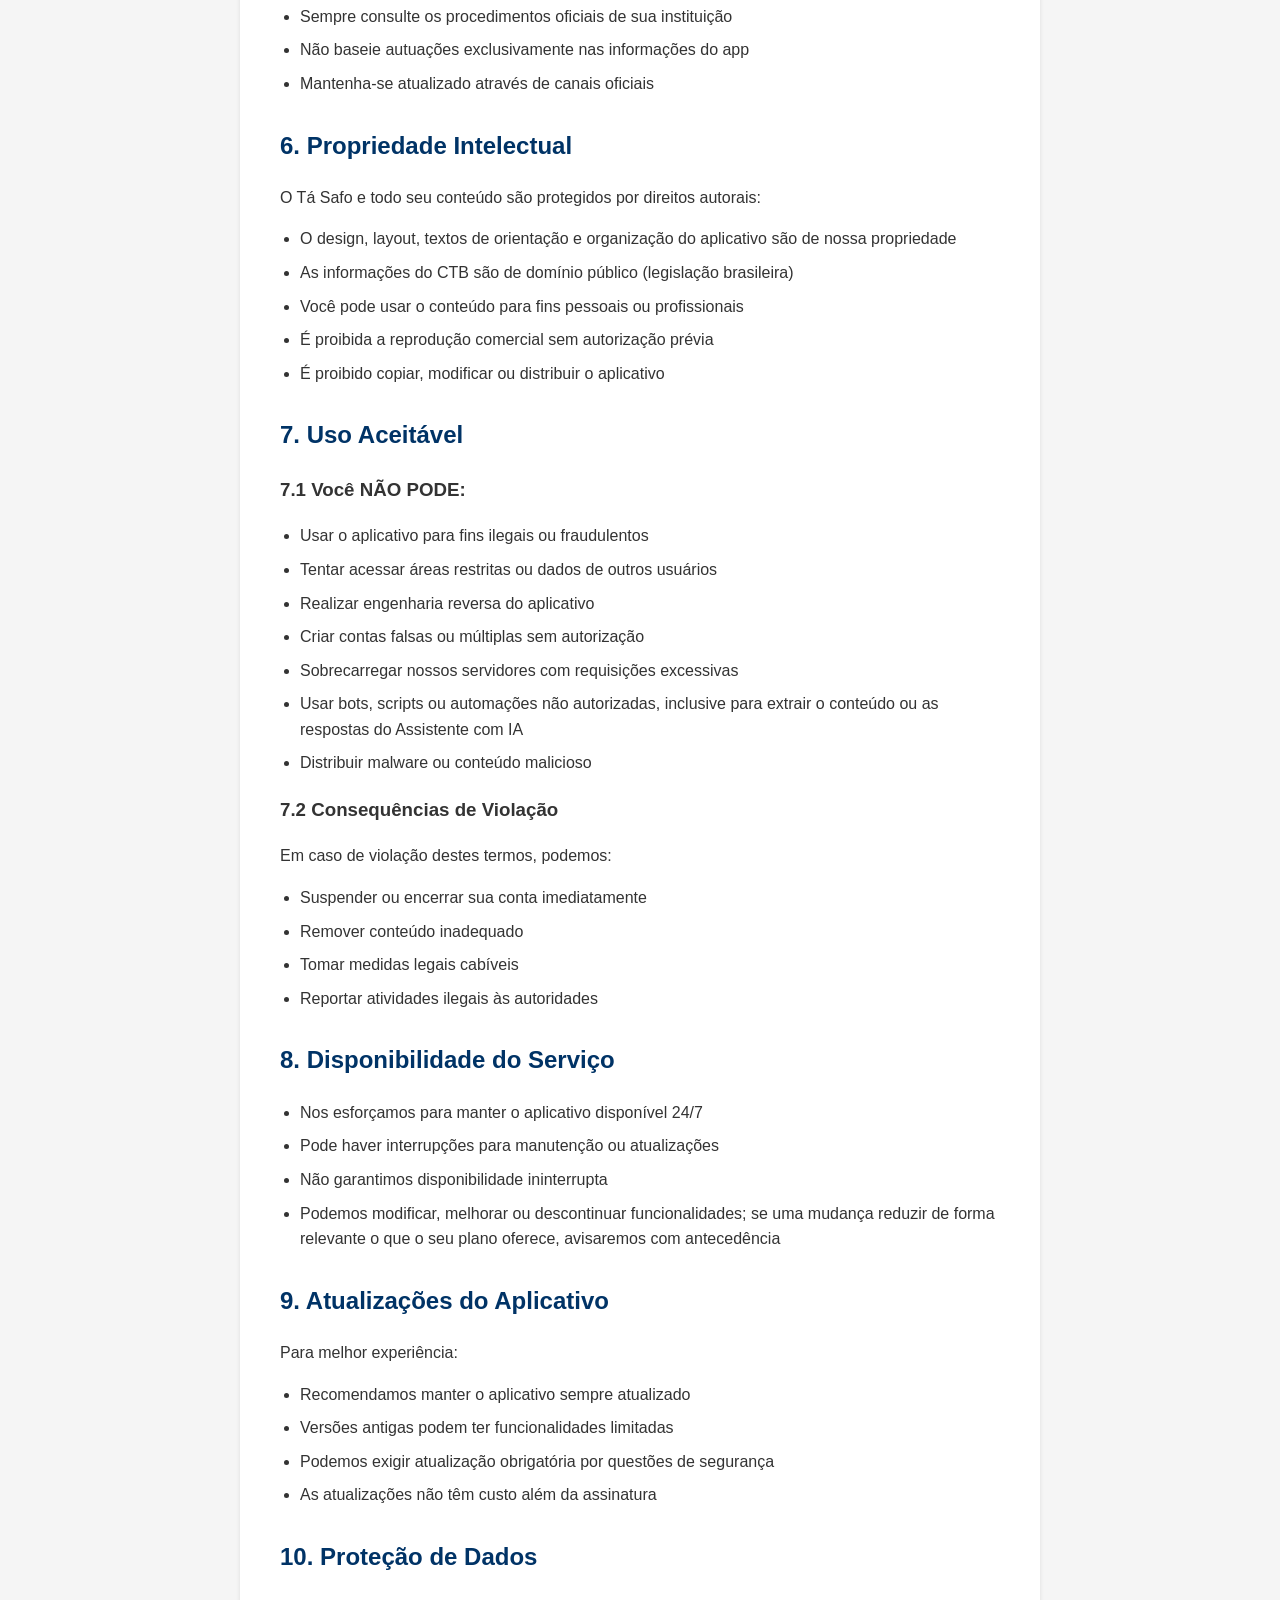
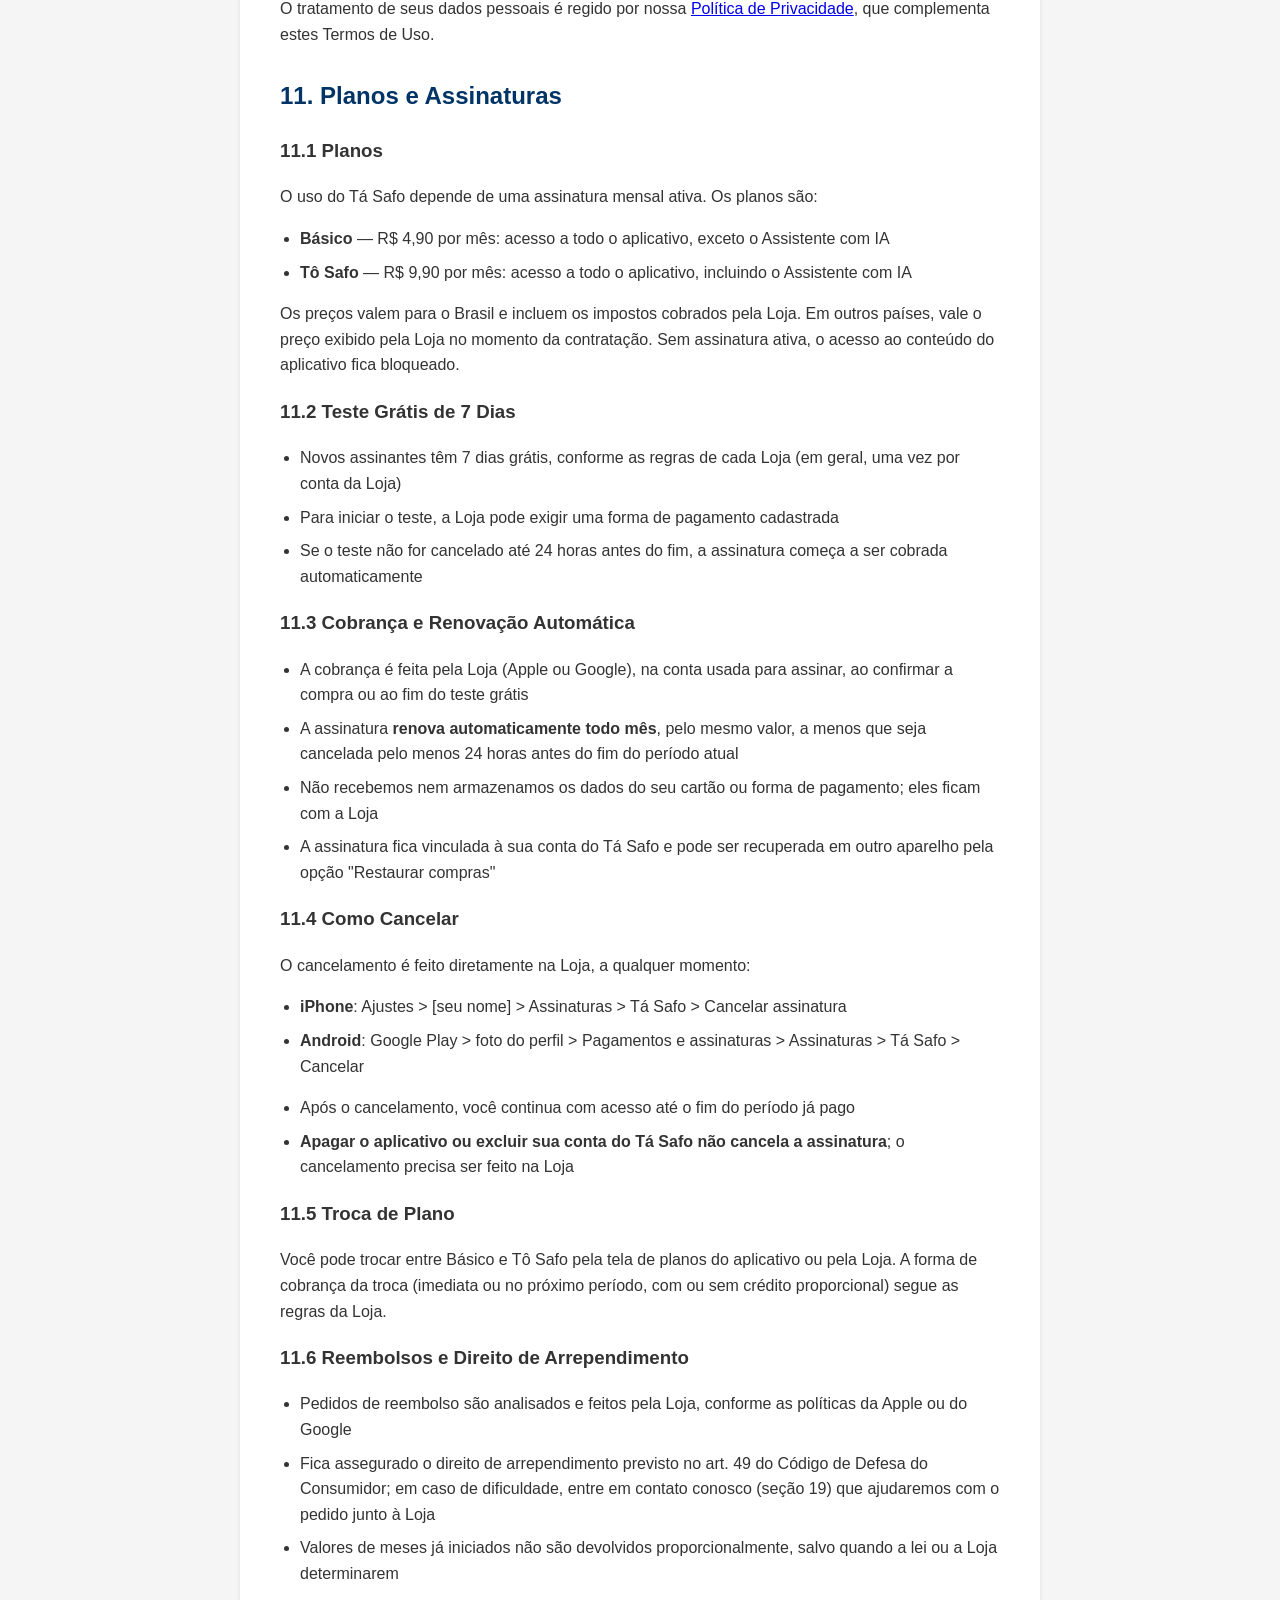
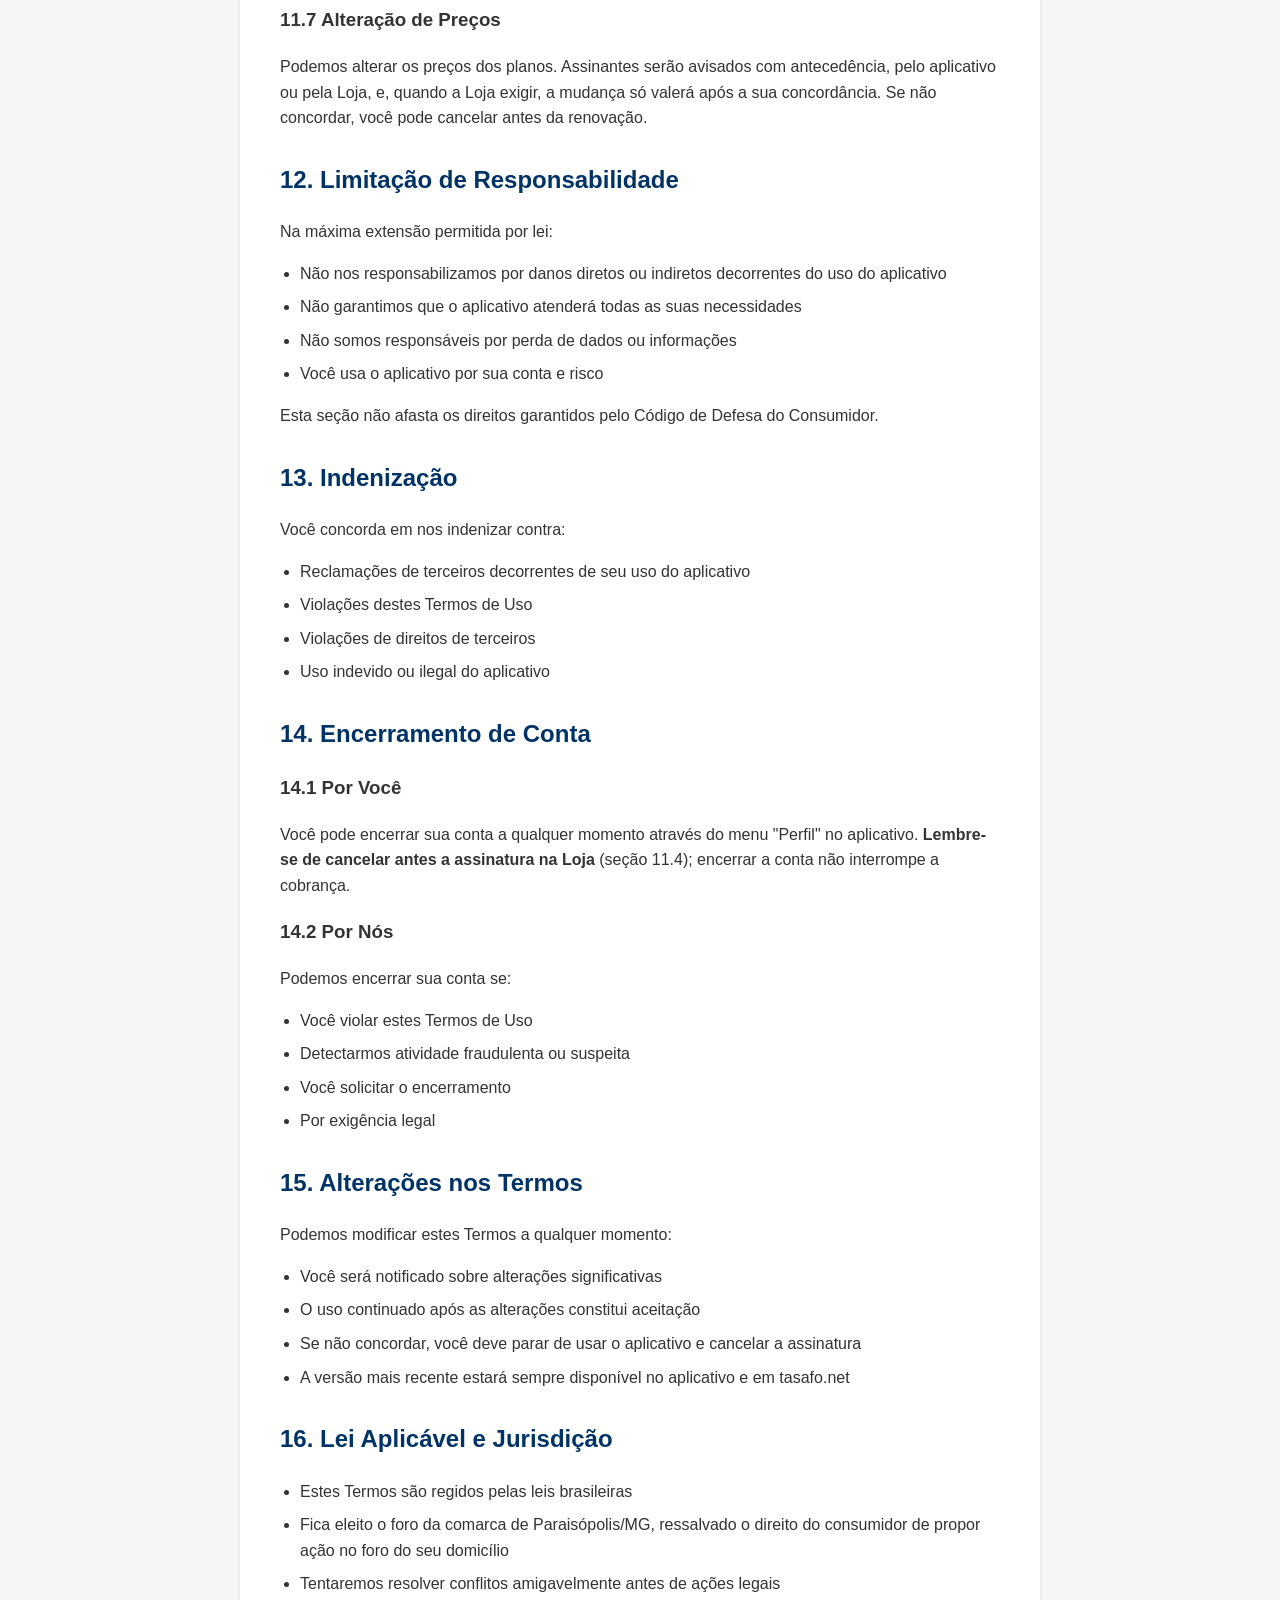
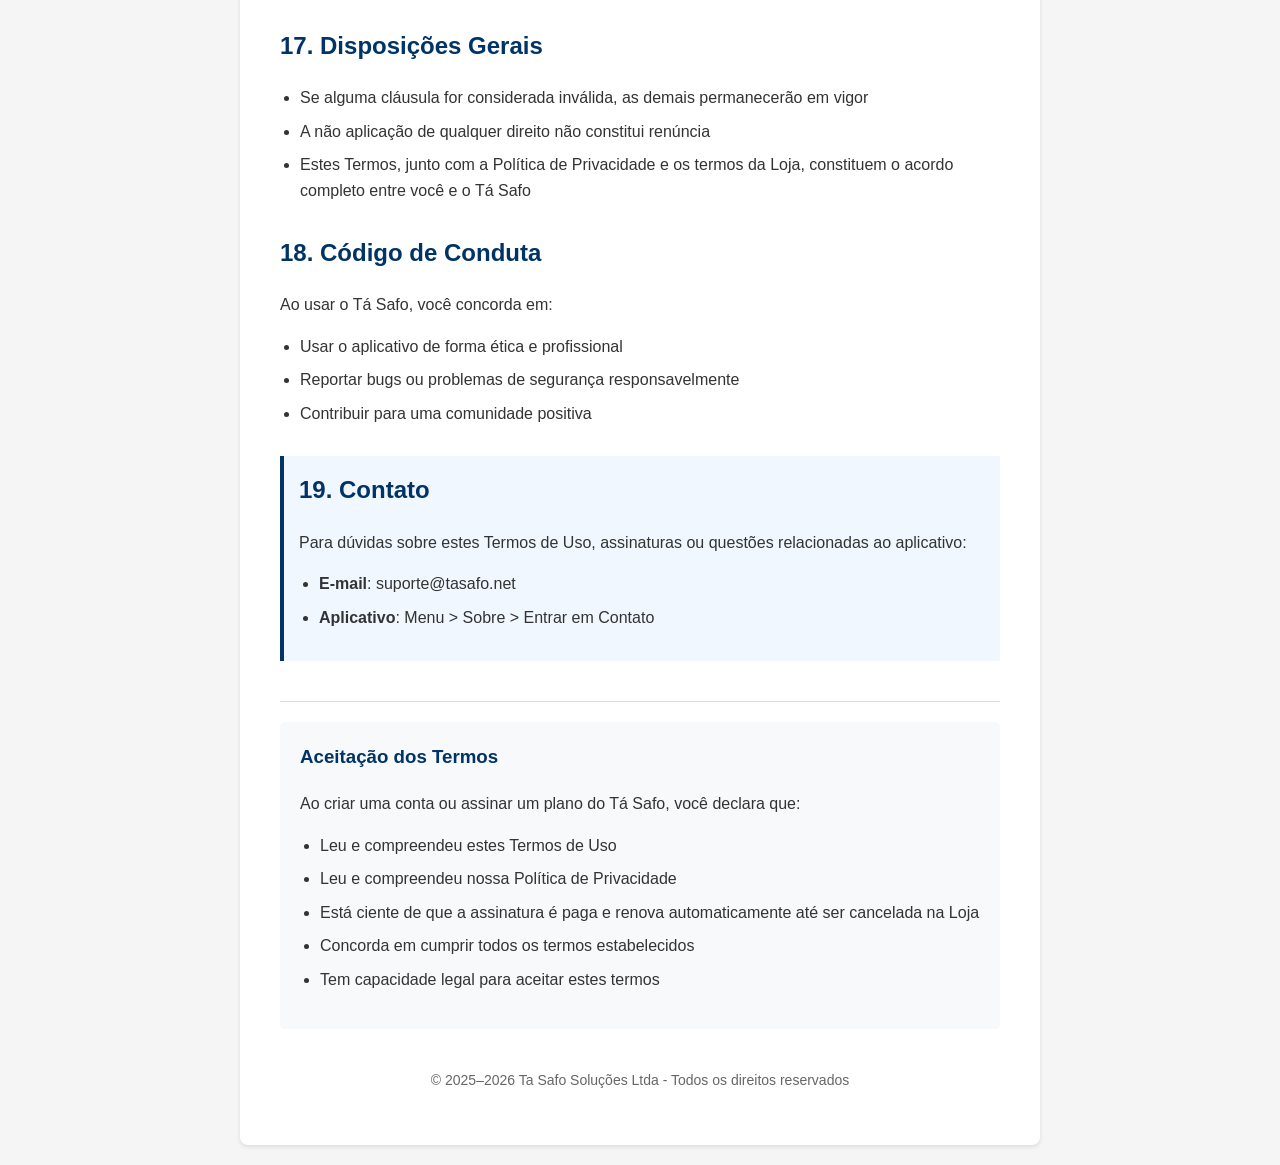
<file: termos_de_uso.html>
<!DOCTYPE html>
<html lang="pt-BR">
<head>
    <meta charset="UTF-8">
    <meta name="viewport" content="width=device-width, initial-scale=1.0">
    <title>Termos de Uso — Tá Safo, app para agentes de trânsito</title>
    <meta name="description" content="Termos de Uso do Tá Safo, o app para agentes de trânsito com consulta do CTB e assistente com IA.">
    <link rel="canonical" href="https://tasafo.net/termos_de_uso.html">
    <link rel="icon" type="image/png" sizes="48x48" href="assets/img/icon-48.png">
    <style>
        body {
            font-family: -apple-system, BlinkMacSystemFont, 'Segoe UI', Roboto, Oxygen, Ubuntu, Cantarell, sans-serif;
            line-height: 1.6;
            max-width: 800px;
            margin: 0 auto;
            padding: 20px;
            color: #333;
            background-color: #f5f5f5;
        }
        .container {
            background-color: white;
            padding: 40px;
            border-radius: 8px;
            box-shadow: 0 2px 4px rgba(0,0,0,0.1);
        }
        h1 {
            color: #003366;
            border-bottom: 3px solid #003366;
            padding-bottom: 10px;
        }
        h2 {
            color: #003366;
            margin-top: 30px;
        }
        .update-date {
            color: #666;
            font-style: italic;
            margin-bottom: 30px;
        }
        ul {
            padding-left: 20px;
        }
        li {
            margin-bottom: 8px;
        }
        .important {
            background-color: #fff3cd;
            padding: 15px;
            border-left: 4px solid #ffc107;
            margin: 20px 0;
        }
        .contact {
            background-color: #f0f7ff;
            padding: 15px;
            border-left: 4px solid #003366;
            margin-top: 30px;
        }
    </style>
</head>
<body>
    <div class="container">
        <p style="margin:0 0 16px"><a href="./" style="color:#0B2545;font-weight:600;text-decoration:none">← Tá Safo — voltar ao site</a></p>
        <h1>Termos de Uso - Tá Safo</h1>
        <p class="update-date">Última atualização: 28 de outubro de 2026</p>

        <p>Bem-vindo ao <strong>Tá Safo</strong>! Estes Termos de Uso regem o acesso e uso do nosso aplicativo. Ao criar uma conta, assinar um plano ou utilizar o Tá Safo, você concorda com todos os termos aqui estabelecidos.</p>

        <p>O Tá Safo é oferecido por <strong>Ta Safo Soluções Ltda</strong>, CNPJ 69.474.110/0001-91, com sede na Rua José Joaquim Campos, 507, Conceição dos Ouros/MG, CEP 37548-000.</p>

        <div class="important">
            <strong>IMPORTANTE:</strong> Leia atentamente estes termos antes de usar o aplicativo. O uso do Tá Safo depende de uma <strong>assinatura mensal paga</strong>, com renovação automática (veja a seção 11). Se você não concordar com qualquer parte destes termos, não utilize o Tá Safo.
        </div>

        <h2>1. Definições</h2>
        <ul>
            <li><strong>Aplicativo</strong>: O software Tá Safo, disponível para dispositivos móveis iOS e Android</li>
            <li><strong>Usuário</strong>: Qualquer pessoa que crie uma conta e utilize o aplicativo</li>
            <li><strong>Serviços</strong>: Todas as funcionalidades oferecidas pelo Tá Safo</li>
            <li><strong>Conteúdo</strong>: Informações sobre o Código de Trânsito Brasileiro (CTB), infrações, crimes e orientações</li>
            <li><strong>Assinatura</strong>: Plano mensal pago, contratado pela App Store (Apple) ou pelo Google Play, que libera o uso do aplicativo</li>
            <li><strong>Loja</strong>: A App Store (Apple) ou o Google Play (Google), por onde a assinatura é contratada e cobrada</li>
            <li><strong>Assistente com IA</strong>: Ferramenta que responde, por meio de inteligência artificial, perguntas sobre situações de trânsito descritas pelo usuário</li>
        </ul>

        <h2>2. Objetivo do Aplicativo</h2>
        <p>O Tá Safo é uma ferramenta de consulta e referência sobre o Código de Trânsito Brasileiro destinada a:</p>
        <ul>
            <li>Agentes de trânsito e fiscalização</li>
            <li>Profissionais da área de segurança viária</li>
            <li>Estudantes e concurseiros da área de trânsito</li>
            <li>Cidadãos interessados em conhecer a legislação de trânsito</li>
        </ul>

        <h2>3. Criação e Uso da Conta</h2>

        <h3>3.1 Requisitos</h3>
        <p>Para criar uma conta, você deve:</p>
        <ul>
            <li>Ter no mínimo 18 anos de idade</li>
            <li>Fornecer informações verdadeiras e atualizadas</li>
            <li>Manter a confidencialidade de sua senha</li>
            <li>Ser responsável por todas as atividades em sua conta</li>
        </ul>

        <h3>3.2 Responsabilidades do Usuário</h3>
        <p>Você concorda em:</p>
        <ul>
            <li>Não compartilhar sua conta ou sua assinatura com terceiros</li>
            <li>Notificar imediatamente sobre qualquer uso não autorizado</li>
            <li>Utilizar o aplicativo apenas para fins legítimos e legais</li>
            <li>Não tentar burlar sistemas de segurança ou de cobrança</li>
        </ul>

        <h2>4. Funcionalidades do Aplicativo</h2>
        <p>O Tá Safo oferece:</p>
        <ul>
            <li><strong>Consulta de Infrações CTB</strong>: Pesquisa por código, artigo ou descrição, com fichas e orientações de fiscalização</li>
            <li><strong>Informações sobre Crimes de Trânsito</strong>: Consulta aos crimes previstos no CTB</li>
            <li><strong>Orientações de Autuação</strong>: Quando agentes podem ou não autuar</li>
            <li><strong>Ferramentas</strong>: Placas, resoluções do CONTRAN, diferenciação de veículos, modelos de histórico, tutorial de abordagem e calculadora do etilômetro</li>
            <li><strong>Assistente com IA</strong>: Respostas sobre situações de trânsito descritas pelo usuário (somente no plano Tô Safo)</li>
            <li><strong>Favoritos e Sincronização</strong>: Salvar consultas frequentes</li>
            <li><strong>Modo Offline</strong>: Acesso a parte dos dados mesmo sem internet</li>
        </ul>
        <p>As funcionalidades disponíveis para cada usuário dependem do plano assinado (seção 11).</p>

        <h2>5. Limitações e Isenções de Responsabilidade</h2>

        <h3>5.1 Natureza Informativa</h3>
        <p>O Tá Safo é uma ferramenta de consulta e referência. As informações fornecidas:</p>
        <ul>
            <li>Têm caráter exclusivamente informativo</li>
            <li>Não substituem a consulta à legislação oficial</li>
            <li>Não constituem aconselhamento jurídico</li>
            <li>Devem ser confirmadas nas fontes oficiais antes de aplicação</li>
        </ul>

        <h3>5.2 Precisão das Informações</h3>
        <p>Embora nos esforcemos para manter as informações atualizadas:</p>
        <ul>
            <li>Não garantimos que todo conteúdo esteja 100% preciso ou atualizado</li>
            <li>A legislação de trânsito pode sofrer alterações</li>
            <li>Recomendamos sempre verificar fontes oficiais (Planalto, CONTRAN, Detran)</li>
            <li>Não nos responsabilizamos por decisões tomadas baseadas exclusivamente no aplicativo</li>
        </ul>

        <h3>5.3 Assistente com IA</h3>
        <p>As respostas do Assistente com IA são geradas automaticamente por inteligência artificial, a partir do conteúdo do aplicativo. Por isso:</p>
        <ul>
            <li>Podem conter erros, omissões ou enquadramentos inadequados ao caso concreto</li>
            <li>Devem ser conferidas na ficha da infração e na legislação antes de qualquer autuação</li>
            <li>Não substituem o julgamento do agente nem as normas e procedimentos de sua instituição</li>
            <li>Não descreva nas perguntas dados pessoais de terceiros (nomes, CPF, placas, endereços); eles não são necessários para a resposta</li>
        </ul>

        <h3>5.4 Uso Profissional</h3>
        <p>Se você é um agente de trânsito ou profissional da área:</p>
        <ul>
            <li>Use o aplicativo como ferramenta auxiliar, não como única fonte</li>
            <li>Sempre consulte os procedimentos oficiais de sua instituição</li>
            <li>Não baseie autuações exclusivamente nas informações do app</li>
            <li>Mantenha-se atualizado através de canais oficiais</li>
        </ul>

        <h2>6. Propriedade Intelectual</h2>
        <p>O Tá Safo e todo seu conteúdo são protegidos por direitos autorais:</p>
        <ul>
            <li>O design, layout, textos de orientação e organização do aplicativo são de nossa propriedade</li>
            <li>As informações do CTB são de domínio público (legislação brasileira)</li>
            <li>Você pode usar o conteúdo para fins pessoais ou profissionais</li>
            <li>É proibida a reprodução comercial sem autorização prévia</li>
            <li>É proibido copiar, modificar ou distribuir o aplicativo</li>
        </ul>

        <h2>7. Uso Aceitável</h2>

        <h3>7.1 Você NÃO PODE:</h3>
        <ul>
            <li>Usar o aplicativo para fins ilegais ou fraudulentos</li>
            <li>Tentar acessar áreas restritas ou dados de outros usuários</li>
            <li>Realizar engenharia reversa do aplicativo</li>
            <li>Criar contas falsas ou múltiplas sem autorização</li>
            <li>Sobrecarregar nossos servidores com requisições excessivas</li>
            <li>Usar bots, scripts ou automações não autorizadas, inclusive para extrair o conteúdo ou as respostas do Assistente com IA</li>
            <li>Distribuir malware ou conteúdo malicioso</li>
        </ul>

        <h3>7.2 Consequências de Violação</h3>
        <p>Em caso de violação destes termos, podemos:</p>
        <ul>
            <li>Suspender ou encerrar sua conta imediatamente</li>
            <li>Remover conteúdo inadequado</li>
            <li>Tomar medidas legais cabíveis</li>
            <li>Reportar atividades ilegais às autoridades</li>
        </ul>

        <h2>8. Disponibilidade do Serviço</h2>
        <ul>
            <li>Nos esforçamos para manter o aplicativo disponível 24/7</li>
            <li>Pode haver interrupções para manutenção ou atualizações</li>
            <li>Não garantimos disponibilidade ininterrupta</li>
            <li>Podemos modificar, melhorar ou descontinuar funcionalidades; se uma mudança reduzir de forma relevante o que o seu plano oferece, avisaremos com antecedência</li>
        </ul>

        <h2>9. Atualizações do Aplicativo</h2>
        <p>Para melhor experiência:</p>
        <ul>
            <li>Recomendamos manter o aplicativo sempre atualizado</li>
            <li>Versões antigas podem ter funcionalidades limitadas</li>
            <li>Podemos exigir atualização obrigatória por questões de segurança</li>
            <li>As atualizações não têm custo além da assinatura</li>
        </ul>

        <h2>10. Proteção de Dados</h2>
        <p>O tratamento de seus dados pessoais é regido por nossa <a href="politica_de_privacidade.html">Política de Privacidade</a>, que complementa estes Termos de Uso.</p>

        <h2>11. Planos e Assinaturas</h2>

        <h3>11.1 Planos</h3>
        <p>O uso do Tá Safo depende de uma assinatura mensal ativa. Os planos são:</p>
        <ul>
            <li><strong>Básico</strong> — R$ 4,90 por mês: acesso a todo o aplicativo, exceto o Assistente com IA</li>
            <li><strong>Tô Safo</strong> — R$ 9,90 por mês: acesso a todo o aplicativo, incluindo o Assistente com IA</li>
        </ul>
        <p>Os preços valem para o Brasil e incluem os impostos cobrados pela Loja. Em outros países, vale o preço exibido pela Loja no momento da contratação. Sem assinatura ativa, o acesso ao conteúdo do aplicativo fica bloqueado.</p>

        <h3>11.2 Teste Grátis de 7 Dias</h3>
        <ul>
            <li>Novos assinantes têm 7 dias grátis, conforme as regras de cada Loja (em geral, uma vez por conta da Loja)</li>
            <li>Para iniciar o teste, a Loja pode exigir uma forma de pagamento cadastrada</li>
            <li>Se o teste não for cancelado até 24 horas antes do fim, a assinatura começa a ser cobrada automaticamente</li>
        </ul>

        <h3>11.3 Cobrança e Renovação Automática</h3>
        <ul>
            <li>A cobrança é feita pela Loja (Apple ou Google), na conta usada para assinar, ao confirmar a compra ou ao fim do teste grátis</li>
            <li>A assinatura <strong>renova automaticamente todo mês</strong>, pelo mesmo valor, a menos que seja cancelada pelo menos 24 horas antes do fim do período atual</li>
            <li>Não recebemos nem armazenamos os dados do seu cartão ou forma de pagamento; eles ficam com a Loja</li>
            <li>A assinatura fica vinculada à sua conta do Tá Safo e pode ser recuperada em outro aparelho pela opção "Restaurar compras"</li>
        </ul>

        <h3>11.4 Como Cancelar</h3>
        <p>O cancelamento é feito diretamente na Loja, a qualquer momento:</p>
        <ul>
            <li><strong>iPhone</strong>: Ajustes &gt; [seu nome] &gt; Assinaturas &gt; Tá Safo &gt; Cancelar assinatura</li>
            <li><strong>Android</strong>: Google Play &gt; foto do perfil &gt; Pagamentos e assinaturas &gt; Assinaturas &gt; Tá Safo &gt; Cancelar</li>
        </ul>
        <ul>
            <li>Após o cancelamento, você continua com acesso até o fim do período já pago</li>
            <li><strong>Apagar o aplicativo ou excluir sua conta do Tá Safo não cancela a assinatura</strong>; o cancelamento precisa ser feito na Loja</li>
        </ul>

        <h3>11.5 Troca de Plano</h3>
        <p>Você pode trocar entre Básico e Tô Safo pela tela de planos do aplicativo ou pela Loja. A forma de cobrança da troca (imediata ou no próximo período, com ou sem crédito proporcional) segue as regras da Loja.</p>

        <h3>11.6 Reembolsos e Direito de Arrependimento</h3>
        <ul>
            <li>Pedidos de reembolso são analisados e feitos pela Loja, conforme as políticas da Apple ou do Google</li>
            <li>Fica assegurado o direito de arrependimento previsto no art. 49 do Código de Defesa do Consumidor; em caso de dificuldade, entre em contato conosco (seção 19) que ajudaremos com o pedido junto à Loja</li>
            <li>Valores de meses já iniciados não são devolvidos proporcionalmente, salvo quando a lei ou a Loja determinarem</li>
        </ul>

        <h3>11.7 Alteração de Preços</h3>
        <p>Podemos alterar os preços dos planos. Assinantes serão avisados com antecedência, pelo aplicativo ou pela Loja, e, quando a Loja exigir, a mudança só valerá após a sua concordância. Se não concordar, você pode cancelar antes da renovação.</p>

        <h2>12. Limitação de Responsabilidade</h2>
        <p>Na máxima extensão permitida por lei:</p>
        <ul>
            <li>Não nos responsabilizamos por danos diretos ou indiretos decorrentes do uso do aplicativo</li>
            <li>Não garantimos que o aplicativo atenderá todas as suas necessidades</li>
            <li>Não somos responsáveis por perda de dados ou informações</li>
            <li>Você usa o aplicativo por sua conta e risco</li>
        </ul>
        <p>Esta seção não afasta os direitos garantidos pelo Código de Defesa do Consumidor.</p>

        <h2>13. Indenização</h2>
        <p>Você concorda em nos indenizar contra:</p>
        <ul>
            <li>Reclamações de terceiros decorrentes de seu uso do aplicativo</li>
            <li>Violações destes Termos de Uso</li>
            <li>Violações de direitos de terceiros</li>
            <li>Uso indevido ou ilegal do aplicativo</li>
        </ul>

        <h2>14. Encerramento de Conta</h2>

        <h3>14.1 Por Você</h3>
        <p>Você pode encerrar sua conta a qualquer momento através do menu "Perfil" no aplicativo. <strong>Lembre-se de cancelar antes a assinatura na Loja</strong> (seção 11.4); encerrar a conta não interrompe a cobrança.</p>

        <h3>14.2 Por Nós</h3>
        <p>Podemos encerrar sua conta se:</p>
        <ul>
            <li>Você violar estes Termos de Uso</li>
            <li>Detectarmos atividade fraudulenta ou suspeita</li>
            <li>Você solicitar o encerramento</li>
            <li>Por exigência legal</li>
        </ul>

        <h2>15. Alterações nos Termos</h2>
        <p>Podemos modificar estes Termos a qualquer momento:</p>
        <ul>
            <li>Você será notificado sobre alterações significativas</li>
            <li>O uso continuado após as alterações constitui aceitação</li>
            <li>Se não concordar, você deve parar de usar o aplicativo e cancelar a assinatura</li>
            <li>A versão mais recente estará sempre disponível no aplicativo e em tasafo.net</li>
        </ul>

        <h2>16. Lei Aplicável e Jurisdição</h2>
        <ul>
            <li>Estes Termos são regidos pelas leis brasileiras</li>
            <li>Fica eleito o foro da comarca de Paraisópolis/MG, ressalvado o direito do consumidor de propor ação no foro do seu domicílio</li>
            <li>Tentaremos resolver conflitos amigavelmente antes de ações legais</li>
        </ul>

        <h2>17. Disposições Gerais</h2>
        <ul>
            <li>Se alguma cláusula for considerada inválida, as demais permanecerão em vigor</li>
            <li>A não aplicação de qualquer direito não constitui renúncia</li>
            <li>Estes Termos, junto com a Política de Privacidade e os termos da Loja, constituem o acordo completo entre você e o Tá Safo</li>
        </ul>

        <h2>18. Código de Conduta</h2>
        <p>Ao usar o Tá Safo, você concorda em:</p>
        <ul>
            <li>Usar o aplicativo de forma ética e profissional</li>
            <li>Reportar bugs ou problemas de segurança responsavelmente</li>
            <li>Contribuir para uma comunidade positiva</li>
        </ul>

        <div class="contact">
            <h2 style="margin-top: 0;">19. Contato</h2>
            <p>Para dúvidas sobre estes Termos de Uso, assinaturas ou questões relacionadas ao aplicativo:</p>
            <ul>
                <li><strong>E-mail</strong>: suporte@tasafo.net</li>
                <li><strong>Aplicativo</strong>: Menu > Sobre > Entrar em Contato</li>
            </ul>
        </div>

        <hr style="margin-top: 40px; border: none; border-top: 1px solid #ddd;">

        <div style="background-color: #f8f9fa; padding: 20px; border-radius: 5px; margin-top: 20px;">
            <h3 style="color: #003366; margin-top: 0;">Aceitação dos Termos</h3>
            <p>Ao criar uma conta ou assinar um plano do Tá Safo, você declara que:</p>
            <ul>
                <li>Leu e compreendeu estes Termos de Uso</li>
                <li>Leu e compreendeu nossa Política de Privacidade</li>
                <li>Está ciente de que a assinatura é paga e renova automaticamente até ser cancelada na Loja</li>
                <li>Concorda em cumprir todos os termos estabelecidos</li>
                <li>Tem capacidade legal para aceitar estes termos</li>
            </ul>
        </div>

        <p style="text-align: center; color: #666; font-size: 14px; margin-top: 40px;">
            © 2025–2026 Ta Safo Soluções Ltda - Todos os direitos reservados
        </p>
    </div>
</body>
</html>
</file>
